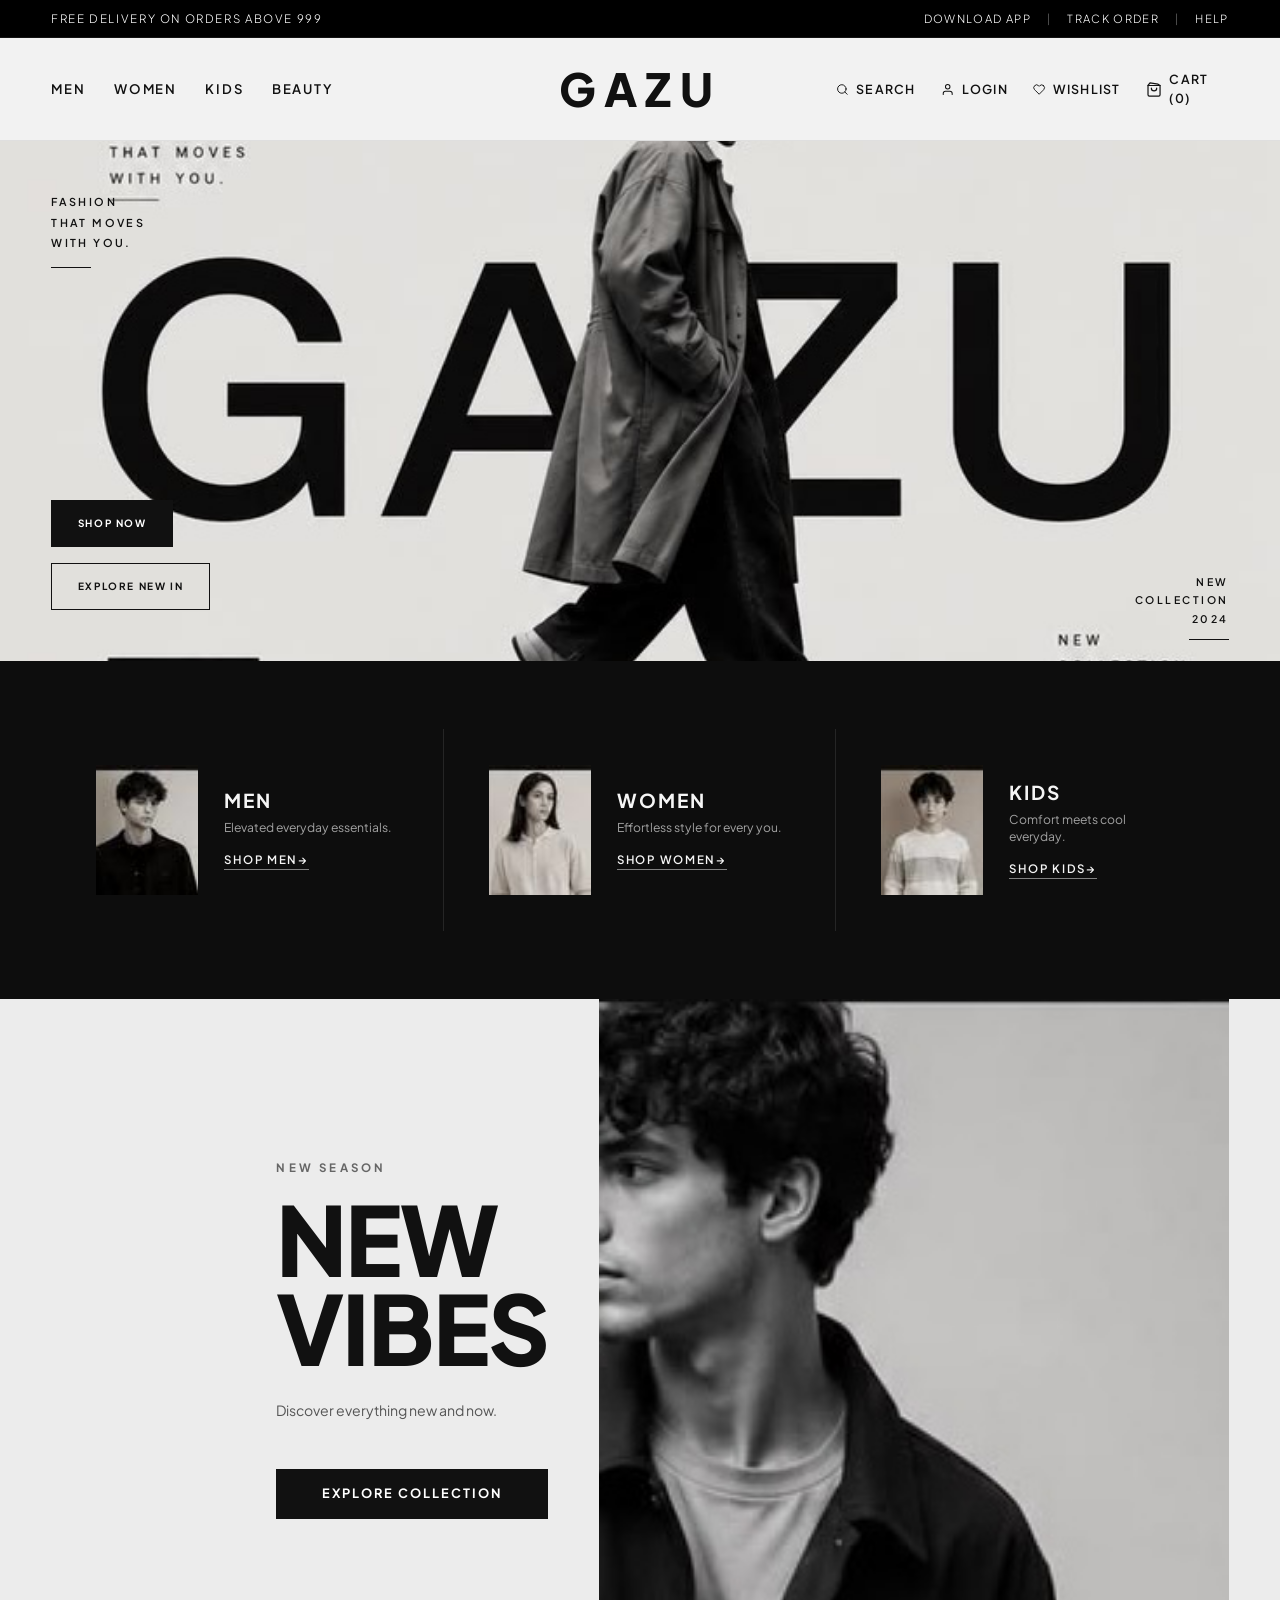
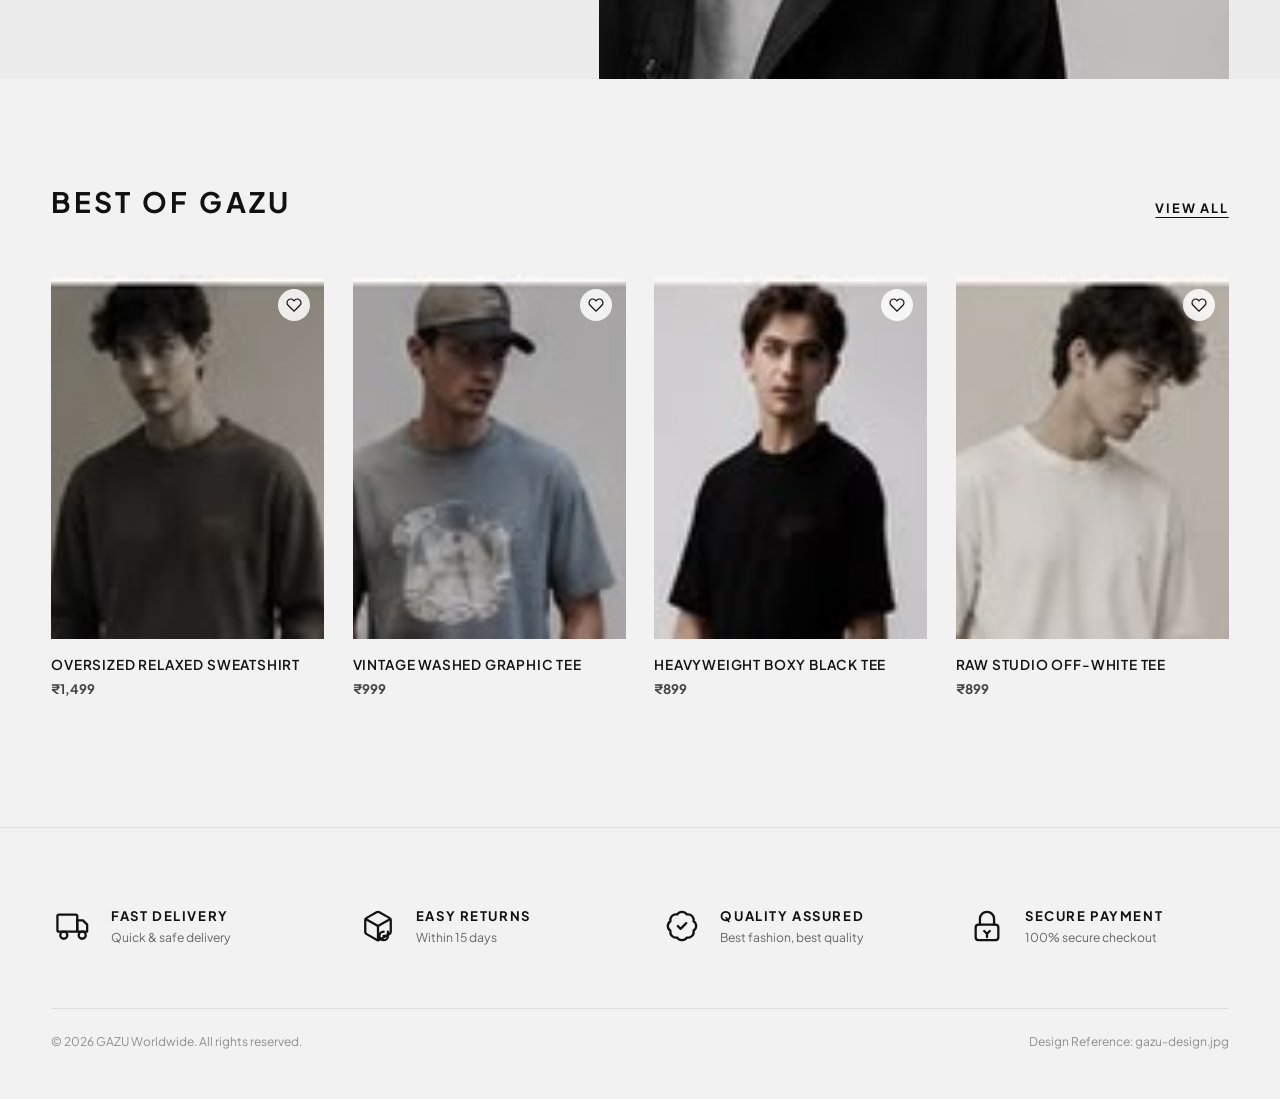
<file: index.html>
<!DOCTYPE html>
<html lang="en">
<head>
  <meta charset="UTF-8">
  <meta name="viewport" content="width=device-width, initial-scale=1.0">
  <title>GAZU &mdash; Minimalist & Contemporary Fashion</title>
  
  <!-- Modern Typography: Plus Jakarta Sans / Inter -->
  <link rel="preconnect" href="https://fonts.googleapis.com">
  <link rel="preconnect" href="https://fonts.gstatic.com" crossorigin>
  <link href="https://fonts.googleapis.com/css2?family=Plus+Jakarta+Sans:wght@300;400;500;600;700;800;900&display=swap" rel="stylesheet">
  
  <!-- GAZU Modern Stylesheet -->
  <link rel="stylesheet" href="assets/css/gazu.css">
</head>
<body>

  <!-- =======================================================================
       1. TOP ANNOUNCEMENT BAR
       ======================================================================= -->
  <div class="top-bar" role="region" aria-label="Announcement">
    <div class="container top-bar__container">
      <div class="top-bar__promo">
        <span>FREE DELIVERY ON ORDERS ABOVE 999</span>
      </div>
      <nav class="top-bar__links" aria-label="Quick links">
        <a href="#app">Download App</a>
        <span class="top-bar__divider">|</span>
        <a href="#track">Track Order</a>
        <span class="top-bar__divider">|</span>
        <a href="#help">Help</a>
      </nav>
    </div>
  </div>

  <!-- =======================================================================
       2. GLOBAL HEADER & PRIMARY NAVIGATION
       ======================================================================= -->
  <header class="site-header" id="site-header">
    <div class="container site-header__container">
      
      <!-- Primary Navigation Links (Left) -->
      <nav class="site-header__nav" aria-label="Primary navigation">
        <a href="#men" class="nav-link">MEN</a>
        <a href="#women" class="nav-link">WOMEN</a>
        <a href="#kids" class="nav-link">KIDS</a>
        <a href="#beauty" class="nav-link">BEAUTY</a>
      </nav>

      <!-- Brand Logo (Center) -->
      <div class="site-header__logo">
        <a href="index.html" class="brand-logo" aria-label="GAZU Home">GAZU</a>
      </div>

      <!-- Utility & Commerce Actions (Right) -->
      <div class="site-header__utilities">
        <a href="#search" class="utility-link" aria-label="Search">
          <svg viewBox="0 0 24 24" fill="none" stroke="currentColor" stroke-linecap="round" stroke-linejoin="round">
            <circle cx="11" cy="11" r="8"></circle>
            <line x1="21" y1="21" x2="16.65" y2="16.65"></line>
          </svg>
          <span>SEARCH</span>
        </a>

        <a href="#login" class="utility-link" aria-label="Account Login">
          <svg viewBox="0 0 24 24" fill="none" stroke="currentColor" stroke-linecap="round" stroke-linejoin="round">
            <path d="M20 21v-2a4 4 0 0 0-4-4H8a4 4 0 0 0-4 4v2"></path>
            <circle cx="12" cy="7" r="4"></circle>
          </svg>
          <span>LOGIN</span>
        </a>

        <a href="#wishlist" class="utility-link" aria-label="Wishlist">
          <svg viewBox="0 0 24 24" fill="none" stroke="currentColor" stroke-linecap="round" stroke-linejoin="round">
            <path d="M20.84 4.61a5.5 5.5 0 0 0-7.78 0L12 5.67l-1.06-1.06a5.5 5.5 0 0 0-7.78 7.78l1.06 1.06L12 21.23l7.78-7.78 1.06-1.06a5.5 5.5 0 0 0 0-7.78z"></path>
          </svg>
          <span>WISHLIST</span>
        </a>

        <a href="#cart" class="utility-link" aria-label="Shopping Cart">
          <svg viewBox="0 0 24 24" fill="none" stroke="currentColor" stroke-linecap="round" stroke-linejoin="round">
            <path d="M6 2L3 6v14a2 2 0 0 0 2 2h14a2 2 0 0 0 2-2V6l-3-2z"></path>
            <line x1="3" y1="6" x2="21" y2="6"></line>
            <path d="M16 10a4 4 0 0 1-8 0"></path>
          </svg>
          <span>CART (0)</span>
        </a>

        <!-- Mobile Menu Toggle Button -->
        <button class="mobile-nav-toggle" id="mobile-toggle" aria-label="Toggle Navigation">
          <svg viewBox="0 0 24 24" fill="none" stroke="currentColor" stroke-width="2">
            <line x1="3" y1="12" x2="21" y2="12"></line>
            <line x1="3" y1="6" x2="21" y2="6"></line>
            <line x1="3" y1="18" x2="21" y2="18"></line>
          </svg>
        </button>
      </div>

    </div>
  </header>

  <!-- =======================================================================
       3. EDITORIAL HERO SECTION
       Background composite image + absolute-positioned text overlays
       ======================================================================= -->
  <main>
    <section class="hero-section" aria-label="Hero Showcase">

      <!-- Left Overlay: Tagline (top-left) + CTA Buttons (bottom-left) -->
      <div class="hero-overlay-left">
        <div class="hero-tagline">
          FASHION<br>
          THAT MOVES<br>
          WITH YOU.
        </div>
        <div class="hero-actions">
          <a href="#shop" class="btn-hero-primary">SHOP NOW</a>
          <a href="#new" class="btn-hero-outline">EXPLORE NEW IN</a>
        </div>
      </div>

      <!-- Right Overlay: "NEW COLLECTION 2024" (bottom-right) -->
      <div class="hero-overlay-right">
        <div class="hero-collection-info">
          NEW<br>
          COLLECTION<br>
          2024
        </div>
      </div>

    </section>

    <!-- =======================================================================
         4. CATEGORIES STRIP (HIGH-CONTRAST DARK SECTION)
         ======================================================================= -->
    <section class="categories-section" aria-label="Featured Categories">
      <div class="container">
        <div class="categories-grid">
          
          <!-- Category 1: MEN -->
          <article class="category-card">
            <div class="category-card__thumb">
              <img src="assets/img/gazu/cat-men-clean.jpg" alt="Men's Collection Preview" loading="lazy">
            </div>
            <div class="category-card__content">
              <h3 class="category-card__title">Men</h3>
              <p class="category-card__desc">Elevated everyday essentials.</p>
              <a href="#men" class="category-card__link">
                <span>Shop Men</span>
                <span aria-hidden="true">&rarr;</span>
              </a>
            </div>
          </article>

          <!-- Category 2: WOMEN -->
          <article class="category-card">
            <div class="category-card__thumb">
              <img src="assets/img/gazu/cat-women-clean.jpg" alt="Women's Collection Preview" loading="lazy">
            </div>
            <div class="category-card__content">
              <h3 class="category-card__title">Women</h3>
              <p class="category-card__desc">Effortless style for every you.</p>
              <a href="#women" class="category-card__link">
                <span>Shop Women</span>
                <span aria-hidden="true">&rarr;</span>
              </a>
            </div>
          </article>

          <!-- Category 3: KIDS -->
          <article class="category-card">
            <div class="category-card__thumb">
              <img src="assets/img/gazu/cat-kids-clean.jpg" alt="Kids Collection Preview" loading="lazy">
            </div>
            <div class="category-card__content">
              <h3 class="category-card__title">Kids</h3>
              <p class="category-card__desc">Comfort meets cool everyday.</p>
              <a href="#kids" class="category-card__link">
                <span>Shop Kids</span>
                <span aria-hidden="true">&rarr;</span>
              </a>
            </div>
          </article>

        </div>
      </div>
    </section>

    <!-- =======================================================================
         5. CAMPAIGN BANNER: NEW SEASON / NEW VIBES
         ======================================================================= -->
    <section class="campaign-section" aria-label="Seasonal Campaign">
      <div class="container campaign-grid">
        
        <!-- Left Column: Typographic Pitch & CTA -->
        <div class="campaign-content">
          <p class="campaign-kicker">New Season</p>
          <h2 class="campaign-headline">New<br>Vibes</h2>
          <p class="campaign-desc">Discover everything new and now.</p>
          <a href="#collection" class="btn-primary">Explore Collection</a>
        </div>

        <!-- Right Column: Editorial Lifestyle Imagery -->
        <div class="campaign-media">
          <img 
            src="assets/img/gazu/campaign-model-clean.jpg" 
            alt="Male Model Wearing Contemporary Black Overshirt" 
            loading="lazy"
          >
        </div>

      </div>
    </section>


    <!-- =======================================================================
         7. CURATED PRODUCT COLLECTION: BEST OF GAZU
         ======================================================================= -->
    <section class="collection-section" aria-label="Best of GAZU Collection">
      <div class="container">
        
        <!-- Header: Title and View All -->
        <div class="collection-header">
          <h2 class="collection-title">Best of GAZU</h2>
          <a href="#all-products" class="collection-all-link">View All</a>
        </div>

        <!-- 4-Column Responsive Grid -->
        <div class="product-grid">
          
          <!-- Product Card 1 -->
          <article class="product-card">
            <div class="product-thumb">
              <img src="assets/img/gazu/prod-1-clean.jpg" alt="Minimalist Charcoal Crewneck" loading="lazy">
              <button class="product-wishlist-btn" aria-label="Add to Wishlist">
                <svg viewBox="0 0 24 24">
                  <path d="M20.84 4.61a5.5 5.5 0 0 0-7.78 0L12 5.67l-1.06-1.06a5.5 5.5 0 0 0-7.78 7.78l1.06 1.06L12 21.23l7.78-7.78 1.06-1.06a5.5 5.5 0 0 0 0-7.78z"></path>
                </svg>
              </button>
            </div>
            <div class="product-info">
              <h3 class="product-name">Oversized Relaxed Sweatshirt</h3>
              <span class="product-price">₹1,499</span>
            </div>
          </article>

          <!-- Product Card 2 -->
          <article class="product-card">
            <div class="product-thumb">
              <img src="assets/img/gazu/prod-2-clean.jpg" alt="Graphic Washed Vintage Tee" loading="lazy">
              <button class="product-wishlist-btn" aria-label="Add to Wishlist">
                <svg viewBox="0 0 24 24">
                  <path d="M20.84 4.61a5.5 5.5 0 0 0-7.78 0L12 5.67l-1.06-1.06a5.5 5.5 0 0 0-7.78 7.78l1.06 1.06L12 21.23l7.78-7.78 1.06-1.06a5.5 5.5 0 0 0 0-7.78z"></path>
                </svg>
              </button>
            </div>
            <div class="product-info">
              <h3 class="product-name">Vintage Washed Graphic Tee</h3>
              <span class="product-price">₹999</span>
            </div>
          </article>

          <!-- Product Card 3 -->
          <article class="product-card">
            <div class="product-thumb">
              <img src="assets/img/gazu/prod-3-clean.jpg" alt="Classic Essential Black Tee" loading="lazy">
              <button class="product-wishlist-btn" aria-label="Add to Wishlist">
                <svg viewBox="0 0 24 24">
                  <path d="M20.84 4.61a5.5 5.5 0 0 0-7.78 0L12 5.67l-1.06-1.06a5.5 5.5 0 0 0-7.78 7.78l1.06 1.06L12 21.23l7.78-7.78 1.06-1.06a5.5 5.5 0 0 0 0-7.78z"></path>
                </svg>
              </button>
            </div>
            <div class="product-info">
              <h3 class="product-name">Heavyweight Boxy Black Tee</h3>
              <span class="product-price">₹899</span>
            </div>
          </article>

          <!-- Product Card 4 -->
          <article class="product-card">
            <div class="product-thumb">
              <img src="assets/img/gazu/prod-4-clean.jpg" alt="Raw Off-White Raw Hem Tee" loading="lazy">
              <button class="product-wishlist-btn" aria-label="Add to Wishlist">
                <svg viewBox="0 0 24 24">
                  <path d="M20.84 4.61a5.5 5.5 0 0 0-7.78 0L12 5.67l-1.06-1.06a5.5 5.5 0 0 0-7.78 7.78l1.06 1.06L12 21.23l7.78-7.78 1.06-1.06a5.5 5.5 0 0 0 0-7.78z"></path>
                </svg>
              </button>
            </div>
            <div class="product-info">
              <h3 class="product-name">Raw Studio Off-White Tee</h3>
              <span class="product-price">₹899</span>
            </div>
          </article>

        </div>
      </div>
    </section>
  </main>

  <!-- =======================================================================
       8. SITE FOOTER
       4 Service Guarantees (Horizontal Icons Strip with Descriptions)
       ======================================================================= -->
  <footer class="site-footer" id="site-footer" role="contentinfo">
    <div class="container">
      
      <!-- 4 Ikon Layanan Sejajar Horizontal -->
      <div class="features-grid">
        
        <!-- Feature 1: Fast Delivery -->
        <div class="feature-item">
          <div class="feature-icon" aria-hidden="true">
            <svg viewBox="0 0 24 24" fill="none" stroke="currentColor" stroke-width="1.6" stroke-linecap="round" stroke-linejoin="round">
              <rect x="1" y="4" width="14" height="12" rx="1"></rect>
              <path d="M15 8h4l3 3v5h-7V8z"></path>
              <circle cx="5.5" cy="18.5" r="2.5"></circle>
              <circle cx="18.5" cy="18.5" r="2.5"></circle>
            </svg>
          </div>
          <div class="feature-text">
            <h4 class="feature-title">FAST DELIVERY</h4>
            <p class="feature-desc">Quick &amp; safe delivery</p>
          </div>
        </div>

        <!-- Feature 2: Easy Returns -->
        <div class="feature-item">
          <div class="feature-icon" aria-hidden="true">
            <svg viewBox="0 0 24 24" fill="none" stroke="currentColor" stroke-width="1.6" stroke-linecap="round" stroke-linejoin="round">
              <path d="M21 8a2 2 0 0 0-1-1.73l-7-4a2 2 0 0 0-2 0l-7 4A2 2 0 0 0 3 8v8a2 2 0 0 0 1 1.73l7 4a2 2 0 0 0 2 0l7-4A2 2 0 0 0 21 16z"></path>
              <polyline points="3.29 7 12 12 20.71 7"></polyline>
              <line x1="12" y1="22.08" x2="12" y2="12"></line>
              <path d="M16 16a3 3 0 1 0 3 3"></path>
              <polyline points="19 16 19 19 16 19"></polyline>
            </svg>
          </div>
          <div class="feature-text">
            <h4 class="feature-title">EASY RETURNS</h4>
            <p class="feature-desc">Within 15 days</p>
          </div>
        </div>

        <!-- Feature 3: Quality Assured -->
        <div class="feature-item">
          <div class="feature-icon" aria-hidden="true">
            <svg viewBox="0 0 24 24" fill="none" stroke="currentColor" stroke-width="1.6" stroke-linecap="round" stroke-linejoin="round">
              <path d="M3.85 8.62a4 4 0 0 1 4.78-4.77 4 4 0 0 1 6.74 0 4 4 0 0 1 4.78 4.78 4 4 0 0 1 0 6.74 4 4 0 0 1-4.77 4.78 4 4 0 0 1-6.75 0 4 4 0 0 1-4.78-4.77 4 4 0 0 1 0-6.76z"></path>
              <polyline points="9 12 11 14 15 10"></polyline>
            </svg>
          </div>
          <div class="feature-text">
            <h4 class="feature-title">QUALITY ASSURED</h4>
            <p class="feature-desc">Best fashion, best quality</p>
          </div>
        </div>

        <!-- Feature 4: Secure Payment -->
        <div class="feature-item">
          <div class="feature-icon" aria-hidden="true">
            <svg viewBox="0 0 24 24" fill="none" stroke="currentColor" stroke-width="1.6" stroke-linecap="round" stroke-linejoin="round">
              <rect x="4" y="11" width="16" height="11" rx="2" ry="2"></rect>
              <path d="M7 11V7a5 5 0 0 1 10 0v4"></path>
              <path d="M10 15.5l2 2 2-2"></path>
              <path d="M12 17.5v2.5"></path>
            </svg>
          </div>
          <div class="feature-text">
            <h4 class="feature-title">SECURE PAYMENT</h4>
            <p class="feature-desc">100% secure checkout</p>
          </div>
        </div>

      </div>

      <!-- Footer Bottom Bar -->
      <div class="footer-bottom">
        <p>&copy; 2026 GAZU Worldwide. All rights reserved.</p>
        <p>Design Reference: gazu-design.jpg</p>
      </div>
    </div>
  </footer>

  <!-- Interactive Script for Smooth Experience -->
  <script src="assets/js/gazu.js"></script>
</body>
</html>
</file>
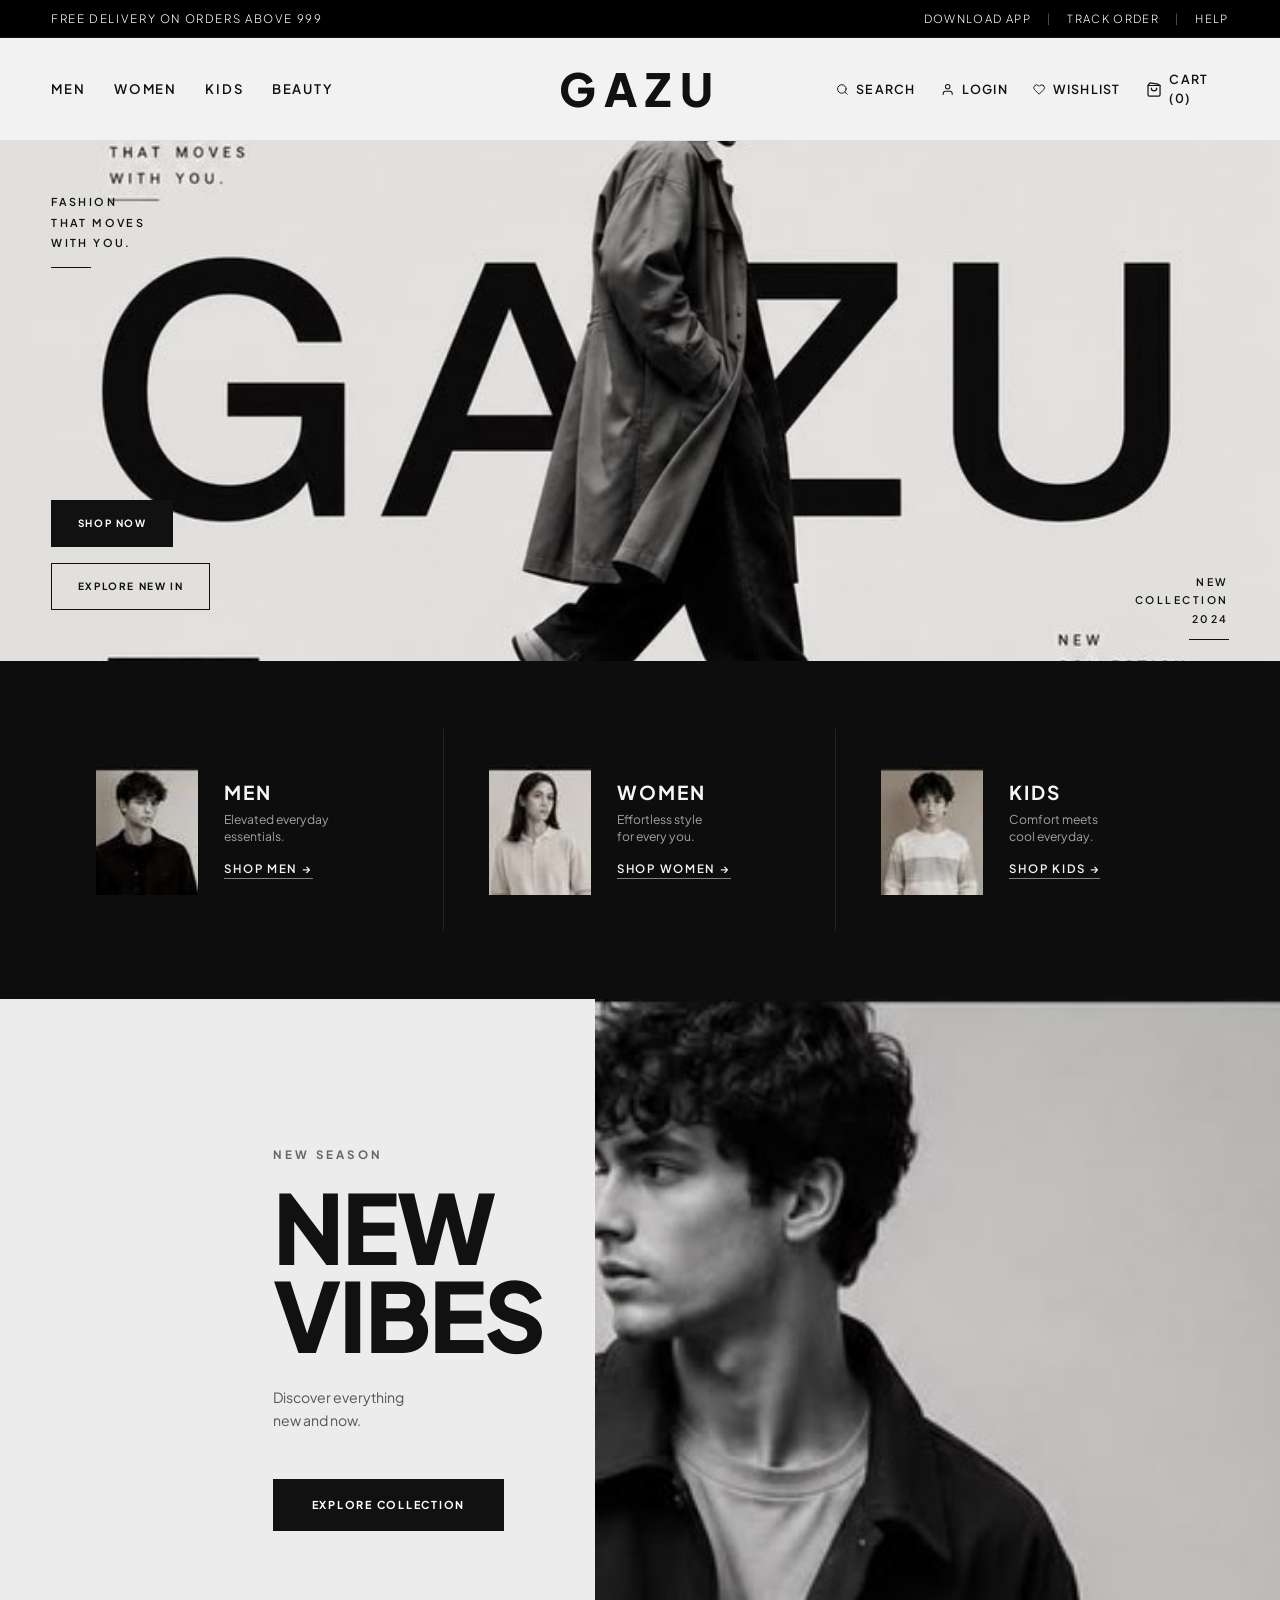
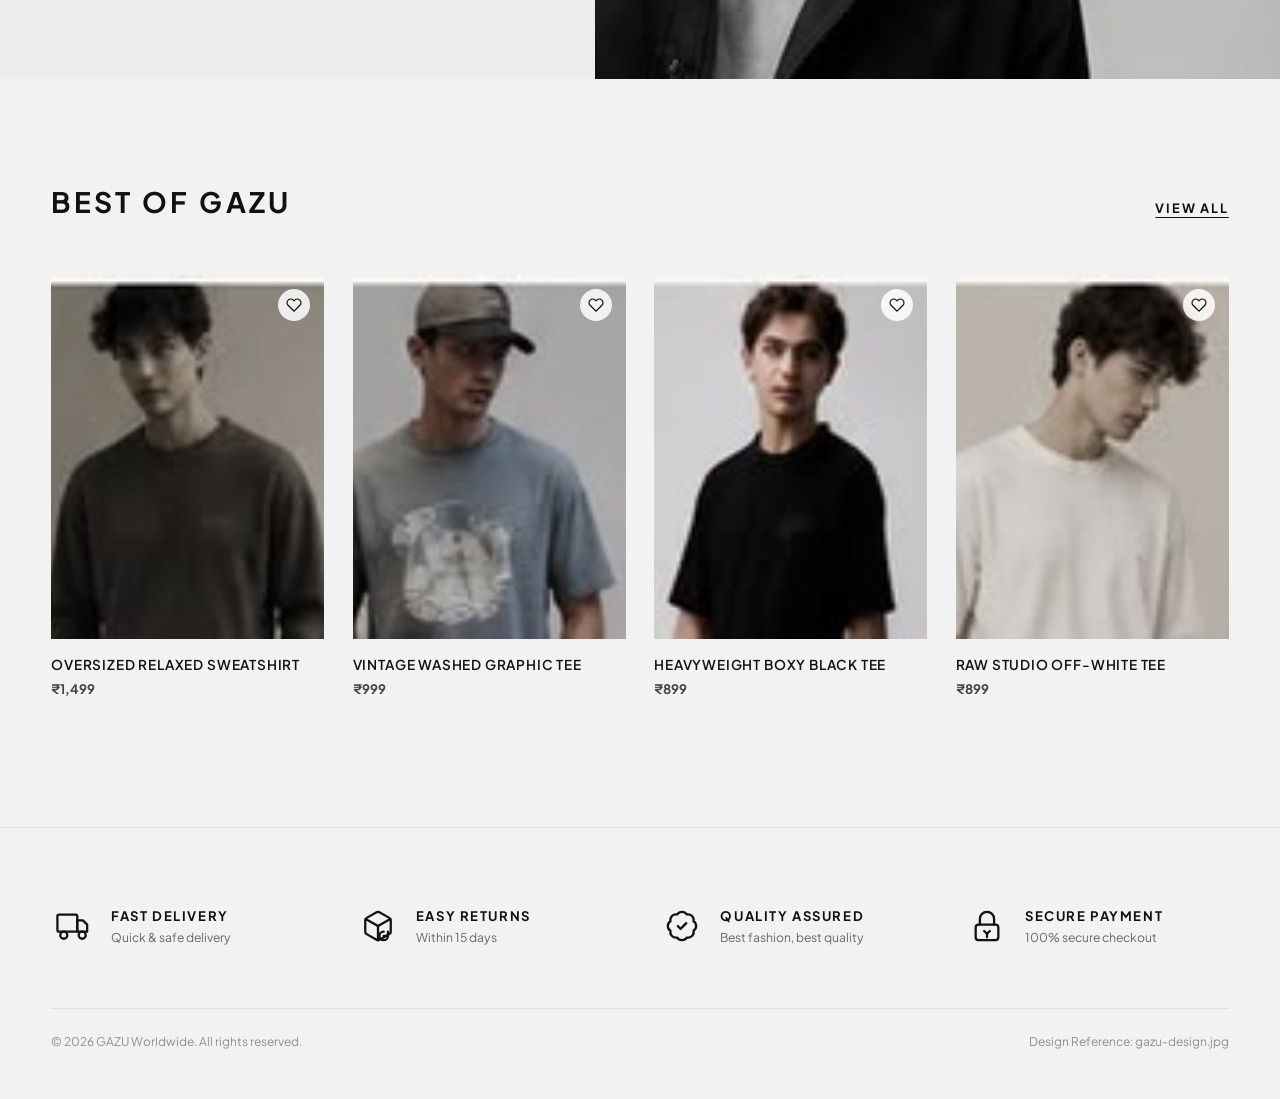
<file: gazu.html>
<!DOCTYPE html>
<html lang="en">
<head>
  <meta charset="UTF-8">
  <meta name="viewport" content="width=device-width, initial-scale=1.0">
  <title>GAZU &mdash; Minimalist & Contemporary Fashion</title>
  
  <!-- Modern Typography: Plus Jakarta Sans / Inter -->
  <link rel="preconnect" href="https://fonts.googleapis.com">
  <link rel="preconnect" href="https://fonts.gstatic.com" crossorigin>
  <link href="https://fonts.googleapis.com/css2?family=Plus+Jakarta+Sans:wght@300;400;500;600;700;800;900&display=swap" rel="stylesheet">
  
  <!-- GAZU Modern Stylesheet -->
  <link rel="stylesheet" href="assets/css/gazu.css">
</head>
<body>

  <!-- =======================================================================
       1. TOP ANNOUNCEMENT BAR
       ======================================================================= -->
  <div class="top-bar" role="region" aria-label="Announcement">
    <div class="container top-bar__container">
      <div class="top-bar__promo">
        <span>FREE DELIVERY ON ORDERS ABOVE 999</span>
      </div>
      <nav class="top-bar__links" aria-label="Quick links">
        <a href="#app">Download App</a>
        <span class="top-bar__divider">|</span>
        <a href="#track">Track Order</a>
        <span class="top-bar__divider">|</span>
        <a href="#help">Help</a>
      </nav>
    </div>
  </div>

  <!-- =======================================================================
       2. GLOBAL HEADER & PRIMARY NAVIGATION
       ======================================================================= -->
  <header class="site-header" id="site-header">
    <div class="container site-header__container">
      
      <!-- Primary Navigation Links (Left) -->
      <nav class="site-header__nav" aria-label="Primary navigation">
        <a href="#men" class="nav-link">MEN</a>
        <a href="#women" class="nav-link">WOMEN</a>
        <a href="#kids" class="nav-link">KIDS</a>
        <a href="#beauty" class="nav-link">BEAUTY</a>
      </nav>

      <!-- Brand Logo (Center) -->
      <div class="site-header__logo">
        <a href="index.html" class="brand-logo" aria-label="GAZU Home">GAZU</a>
      </div>

      <!-- Utility & Commerce Actions (Right) -->
      <div class="site-header__utilities">
        <a href="#search" class="utility-link" aria-label="Search">
          <svg viewBox="0 0 24 24" fill="none" stroke="currentColor" stroke-linecap="round" stroke-linejoin="round">
            <circle cx="11" cy="11" r="8"></circle>
            <line x1="21" y1="21" x2="16.65" y2="16.65"></line>
          </svg>
          <span>SEARCH</span>
        </a>

        <a href="#login" class="utility-link" aria-label="Account Login">
          <svg viewBox="0 0 24 24" fill="none" stroke="currentColor" stroke-linecap="round" stroke-linejoin="round">
            <path d="M20 21v-2a4 4 0 0 0-4-4H8a4 4 0 0 0-4 4v2"></path>
            <circle cx="12" cy="7" r="4"></circle>
          </svg>
          <span>LOGIN</span>
        </a>

        <a href="#wishlist" class="utility-link" aria-label="Wishlist">
          <svg viewBox="0 0 24 24" fill="none" stroke="currentColor" stroke-linecap="round" stroke-linejoin="round">
            <path d="M20.84 4.61a5.5 5.5 0 0 0-7.78 0L12 5.67l-1.06-1.06a5.5 5.5 0 0 0-7.78 7.78l1.06 1.06L12 21.23l7.78-7.78 1.06-1.06a5.5 5.5 0 0 0 0-7.78z"></path>
          </svg>
          <span>WISHLIST</span>
        </a>

        <a href="#cart" class="utility-link" aria-label="Shopping Cart">
          <svg viewBox="0 0 24 24" fill="none" stroke="currentColor" stroke-linecap="round" stroke-linejoin="round">
            <path d="M6 2L3 6v14a2 2 0 0 0 2 2h14a2 2 0 0 0 2-2V6l-3-2z"></path>
            <line x1="3" y1="6" x2="21" y2="6"></line>
            <path d="M16 10a4 4 0 0 1-8 0"></path>
          </svg>
          <span>CART (0)</span>
        </a>

        <!-- Mobile Menu Toggle Button -->
        <button class="mobile-nav-toggle" id="mobile-toggle" aria-label="Toggle Navigation">
          <svg viewBox="0 0 24 24" fill="none" stroke="currentColor" stroke-width="2">
            <line x1="3" y1="12" x2="21" y2="12"></line>
            <line x1="3" y1="6" x2="21" y2="6"></line>
            <line x1="3" y1="18" x2="21" y2="18"></line>
          </svg>
        </button>
      </div>

    </div>
  </header>

  <!-- =======================================================================
       3. EDITORIAL HERO SECTION
       Background composite image + absolute-positioned text overlays
       ======================================================================= -->
  <main>
    <section class="hero-section" aria-label="Hero Showcase">

      <!-- Left Overlay: Tagline (top-left) + CTA Buttons (bottom-left) -->
      <div class="hero-overlay-left">
        <div class="hero-tagline">
          FASHION<br>
          THAT MOVES<br>
          WITH YOU.
        </div>
        <div class="hero-actions">
          <a href="#shop" class="btn-hero-primary">SHOP NOW</a>
          <a href="#new" class="btn-hero-outline">EXPLORE NEW IN</a>
        </div>
      </div>

      <!-- Right Overlay: "NEW COLLECTION 2024" (bottom-right) -->
      <div class="hero-overlay-right">
        <div class="hero-collection-info">
          NEW<br>
          COLLECTION<br>
          2024
        </div>
      </div>

    </section>

    <!-- =======================================================================
         4. CATEGORIES STRIP (HIGH-CONTRAST DARK SECTION)
         ======================================================================= -->
    <section class="categories-section" aria-label="Featured Categories">
      <div class="container">
        <div class="categories-grid">
          
          <!-- Category 1: MEN -->
          <article class="category-card">
            <div class="category-card__thumb">
              <img src="assets/img/gazu/cat-men-clean.jpg" alt="Men's Collection Preview" loading="lazy">
            </div>
            <div class="category-card__content">
              <h3 class="category-card__title">MEN</h3>
              <p class="category-card__desc">Elevated everyday<br>essentials.</p>
              <a href="#men" class="category-card__link">
                <span>SHOP MEN</span>
                <span aria-hidden="true">&nbsp;&rarr;</span>
              </a>
            </div>
          </article>

          <!-- Category 2: WOMEN -->
          <article class="category-card">
            <div class="category-card__thumb">
              <img src="assets/img/gazu/cat-women-clean.jpg" alt="Women's Collection Preview" loading="lazy">
            </div>
            <div class="category-card__content">
              <h3 class="category-card__title">WOMEN</h3>
              <p class="category-card__desc">Effortless style<br>for every you.</p>
              <a href="#women" class="category-card__link">
                <span>SHOP WOMEN</span>
                <span aria-hidden="true">&nbsp;&rarr;</span>
              </a>
            </div>
          </article>

          <!-- Category 3: KIDS -->
          <article class="category-card">
            <div class="category-card__thumb">
              <img src="assets/img/gazu/cat-kids-clean.jpg" alt="Kids Collection Preview" loading="lazy">
            </div>
            <div class="category-card__content">
              <h3 class="category-card__title">KIDS</h3>
              <p class="category-card__desc">Comfort meets<br>cool everyday.</p>
              <a href="#kids" class="category-card__link">
                <span>SHOP KIDS</span>
                <span aria-hidden="true">&nbsp;&rarr;</span>
              </a>
            </div>
          </article>

        </div>
      </div>
    </section>

    <!-- =======================================================================
         5. CAMPAIGN BANNER: NEW SEASON / NEW VIBES
         ======================================================================= -->
    <section class="campaign-section" aria-label="Seasonal Campaign">
      <div class="campaign-grid">

        <!-- Left Column: Typographic Pitch & CTA -->
        <div class="campaign-content">
          <p class="campaign-kicker">NEW SEASON</p>
          <h2 class="campaign-headline">NEW<br>VIBES</h2>
          <p class="campaign-desc">Discover everything<br>new and now.</p>
          <a href="#collection" class="btn-campaign">EXPLORE COLLECTION</a>
        </div>

        <!-- Right Column: Full-bleed Editorial Model Photo -->
        <div class="campaign-media" aria-hidden="true">
          <img
            src="assets/img/gazu/campaign-model-clean.jpg"
            alt="Male model in contemporary black overshirt, candid side profile"
            loading="lazy"
          >
        </div>

      </div>
    </section>


    <!-- =======================================================================
         7. CURATED PRODUCT COLLECTION: BEST OF GAZU
         ======================================================================= -->
    <section class="collection-section" aria-label="Best of GAZU Collection">
      <div class="container">
        
        <!-- Header: Title and View All -->
        <div class="collection-header">
          <h2 class="collection-title">Best of GAZU</h2>
          <a href="#all-products" class="collection-all-link">View All</a>
        </div>

        <!-- 4-Column Responsive Grid -->
        <div class="product-grid">
          
          <!-- Product Card 1 -->
          <article class="product-card">
            <div class="product-thumb">
              <img src="assets/img/gazu/prod-1-clean.jpg" alt="Minimalist Charcoal Crewneck" loading="lazy">
              <button class="product-wishlist-btn" aria-label="Add to Wishlist">
                <svg viewBox="0 0 24 24">
                  <path d="M20.84 4.61a5.5 5.5 0 0 0-7.78 0L12 5.67l-1.06-1.06a5.5 5.5 0 0 0-7.78 7.78l1.06 1.06L12 21.23l7.78-7.78 1.06-1.06a5.5 5.5 0 0 0 0-7.78z"></path>
                </svg>
              </button>
            </div>
            <div class="product-info">
              <h3 class="product-name">Oversized Relaxed Sweatshirt</h3>
              <span class="product-price">₹1,499</span>
            </div>
          </article>

          <!-- Product Card 2 -->
          <article class="product-card">
            <div class="product-thumb">
              <img src="assets/img/gazu/prod-2-clean.jpg" alt="Graphic Washed Vintage Tee" loading="lazy">
              <button class="product-wishlist-btn" aria-label="Add to Wishlist">
                <svg viewBox="0 0 24 24">
                  <path d="M20.84 4.61a5.5 5.5 0 0 0-7.78 0L12 5.67l-1.06-1.06a5.5 5.5 0 0 0-7.78 7.78l1.06 1.06L12 21.23l7.78-7.78 1.06-1.06a5.5 5.5 0 0 0 0-7.78z"></path>
                </svg>
              </button>
            </div>
            <div class="product-info">
              <h3 class="product-name">Vintage Washed Graphic Tee</h3>
              <span class="product-price">₹999</span>
            </div>
          </article>

          <!-- Product Card 3 -->
          <article class="product-card">
            <div class="product-thumb">
              <img src="assets/img/gazu/prod-3-clean.jpg" alt="Classic Essential Black Tee" loading="lazy">
              <button class="product-wishlist-btn" aria-label="Add to Wishlist">
                <svg viewBox="0 0 24 24">
                  <path d="M20.84 4.61a5.5 5.5 0 0 0-7.78 0L12 5.67l-1.06-1.06a5.5 5.5 0 0 0-7.78 7.78l1.06 1.06L12 21.23l7.78-7.78 1.06-1.06a5.5 5.5 0 0 0 0-7.78z"></path>
                </svg>
              </button>
            </div>
            <div class="product-info">
              <h3 class="product-name">Heavyweight Boxy Black Tee</h3>
              <span class="product-price">₹899</span>
            </div>
          </article>

          <!-- Product Card 4 -->
          <article class="product-card">
            <div class="product-thumb">
              <img src="assets/img/gazu/prod-4-clean.jpg" alt="Raw Off-White Raw Hem Tee" loading="lazy">
              <button class="product-wishlist-btn" aria-label="Add to Wishlist">
                <svg viewBox="0 0 24 24">
                  <path d="M20.84 4.61a5.5 5.5 0 0 0-7.78 0L12 5.67l-1.06-1.06a5.5 5.5 0 0 0-7.78 7.78l1.06 1.06L12 21.23l7.78-7.78 1.06-1.06a5.5 5.5 0 0 0 0-7.78z"></path>
                </svg>
              </button>
            </div>
            <div class="product-info">
              <h3 class="product-name">Raw Studio Off-White Tee</h3>
              <span class="product-price">₹899</span>
            </div>
          </article>

        </div>
      </div>
    </section>
  </main>

  <!-- =======================================================================
       8. SITE FOOTER
       4 Service Guarantees (Horizontal Icons Strip with Descriptions)
       ======================================================================= -->
  <footer class="site-footer" id="site-footer" role="contentinfo">
    <div class="container">
      
      <!-- 4 Ikon Layanan Sejajar Horizontal -->
      <div class="features-grid">
        
        <!-- Feature 1: Fast Delivery -->
        <div class="feature-item">
          <div class="feature-icon" aria-hidden="true">
            <svg viewBox="0 0 24 24" fill="none" stroke="currentColor" stroke-width="1.6" stroke-linecap="round" stroke-linejoin="round">
              <rect x="1" y="4" width="14" height="12" rx="1"></rect>
              <path d="M15 8h4l3 3v5h-7V8z"></path>
              <circle cx="5.5" cy="18.5" r="2.5"></circle>
              <circle cx="18.5" cy="18.5" r="2.5"></circle>
            </svg>
          </div>
          <div class="feature-text">
            <h4 class="feature-title">FAST DELIVERY</h4>
            <p class="feature-desc">Quick &amp; safe delivery</p>
          </div>
        </div>

        <!-- Feature 2: Easy Returns -->
        <div class="feature-item">
          <div class="feature-icon" aria-hidden="true">
            <svg viewBox="0 0 24 24" fill="none" stroke="currentColor" stroke-width="1.6" stroke-linecap="round" stroke-linejoin="round">
              <path d="M21 8a2 2 0 0 0-1-1.73l-7-4a2 2 0 0 0-2 0l-7 4A2 2 0 0 0 3 8v8a2 2 0 0 0 1 1.73l7 4a2 2 0 0 0 2 0l7-4A2 2 0 0 0 21 16z"></path>
              <polyline points="3.29 7 12 12 20.71 7"></polyline>
              <line x1="12" y1="22.08" x2="12" y2="12"></line>
              <path d="M16 16a3 3 0 1 0 3 3"></path>
              <polyline points="19 16 19 19 16 19"></polyline>
            </svg>
          </div>
          <div class="feature-text">
            <h4 class="feature-title">EASY RETURNS</h4>
            <p class="feature-desc">Within 15 days</p>
          </div>
        </div>

        <!-- Feature 3: Quality Assured -->
        <div class="feature-item">
          <div class="feature-icon" aria-hidden="true">
            <svg viewBox="0 0 24 24" fill="none" stroke="currentColor" stroke-width="1.6" stroke-linecap="round" stroke-linejoin="round">
              <path d="M3.85 8.62a4 4 0 0 1 4.78-4.77 4 4 0 0 1 6.74 0 4 4 0 0 1 4.78 4.78 4 4 0 0 1 0 6.74 4 4 0 0 1-4.77 4.78 4 4 0 0 1-6.75 0 4 4 0 0 1-4.78-4.77 4 4 0 0 1 0-6.76z"></path>
              <polyline points="9 12 11 14 15 10"></polyline>
            </svg>
          </div>
          <div class="feature-text">
            <h4 class="feature-title">QUALITY ASSURED</h4>
            <p class="feature-desc">Best fashion, best quality</p>
          </div>
        </div>

        <!-- Feature 4: Secure Payment -->
        <div class="feature-item">
          <div class="feature-icon" aria-hidden="true">
            <svg viewBox="0 0 24 24" fill="none" stroke="currentColor" stroke-width="1.6" stroke-linecap="round" stroke-linejoin="round">
              <rect x="4" y="11" width="16" height="11" rx="2" ry="2"></rect>
              <path d="M7 11V7a5 5 0 0 1 10 0v4"></path>
              <path d="M10 15.5l2 2 2-2"></path>
              <path d="M12 17.5v2.5"></path>
            </svg>
          </div>
          <div class="feature-text">
            <h4 class="feature-title">SECURE PAYMENT</h4>
            <p class="feature-desc">100% secure checkout</p>
          </div>
        </div>

      </div>

      <!-- Footer Bottom Bar -->
      <div class="footer-bottom">
        <p>&copy; 2026 GAZU Worldwide. All rights reserved.</p>
        <p>Design Reference: gazu-design.jpg</p>
      </div>
    </div>
  </footer>

  <!-- Interactive Script for Smooth Experience -->
  <script src="assets/js/gazu.js"></script>
</body>
</html>
</file>
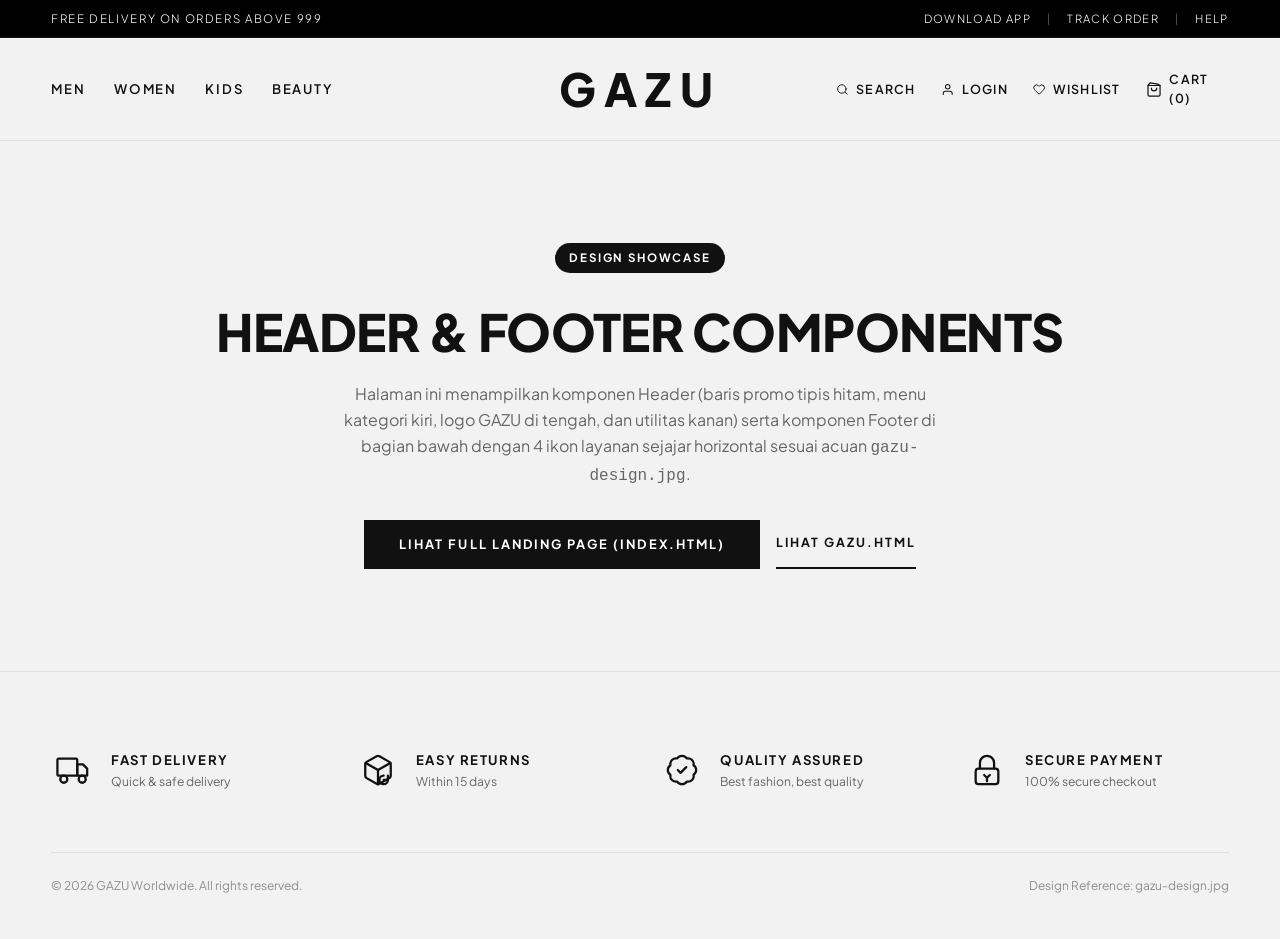
<file: header-footer.html>
<!DOCTYPE html>
<html lang="en">
<head>
  <meta charset="UTF-8">
  <meta name="viewport" content="width=device-width, initial-scale=1.0">
  <title>GAZU &mdash; Komponen Header &amp; Footer</title>
  
  <!-- Modern Typography: Plus Jakarta Sans / Inter -->
  <link rel="preconnect" href="https://fonts.googleapis.com">
  <link rel="preconnect" href="https://fonts.gstatic.com" crossorigin>
  <link href="https://fonts.googleapis.com/css2?family=Plus+Jakarta+Sans:wght@300;400;500;600;700;800;900&display=swap" rel="stylesheet">
  
  <!-- GAZU Modern Stylesheet -->
  <link rel="stylesheet" href="assets/css/gazu.css">
  <style>
    /* Demo content canvas for showcasing Header and Footer components */
    .demo-canvas {
      padding: clamp(60px, 8vw, 120px) 0;
      text-align: center;
      background-color: var(--bg-primary);
    }
    .demo-canvas__badge {
      display: inline-block;
      font-size: 0.72rem;
      letter-spacing: 0.16em;
      text-transform: uppercase;
      font-weight: 700;
      padding: 6px 14px;
      background: #111111;
      color: #FFFFFF;
      border-radius: 999px;
      margin-bottom: 20px;
    }
    .demo-canvas__title {
      font-size: clamp(2rem, 4vw, 3.2rem);
      font-weight: 900;
      letter-spacing: -0.01em;
      text-transform: uppercase;
      margin-bottom: 12px;
    }
    .demo-canvas__desc {
      font-size: 1rem;
      color: #666666;
      max-width: 600px;
      margin: 0 auto 30px;
      line-height: 1.6;
    }
    .demo-canvas__actions {
      display: flex;
      justify-content: center;
      gap: 16px;
      flex-wrap: wrap;
    }
  </style>
</head>
<body>

  <!-- =======================================================================
       1. TOP PROMO BAR (BARIS PALING ATAS)
       Teks promo tipis 'FREE DELIVERY ON ORDERS ABOVE 999' dengan latar belakang hitam dan teks putih
       ======================================================================= -->
  <div class="top-bar" role="region" aria-label="Announcement">
    <div class="container top-bar__container">
      <div class="top-bar__promo">
        <span>FREE DELIVERY ON ORDERS ABOVE 999</span>
      </div>
      <nav class="top-bar__links" aria-label="Quick links">
        <a href="#app">Download App</a>
        <span class="top-bar__divider">|</span>
        <a href="#track">Track Order</a>
        <span class="top-bar__divider">|</span>
        <a href="#help">Help</a>
      </nav>
    </div>
  </div>

  <!-- =======================================================================
       2. MENU NAVIGASI ATAS & LOGO GAZU
       - Kategori di sisi kiri ('MEN', 'WOMEN', 'KIDS', 'BEAUTY')
       - Logo teks besar 'GAZU' di tengah-tengah dengan font tegas dan tebal
       - Utilitas di sisi kanan ('SEARCH', 'LOGIN', 'WISHLIST', 'CART (0)')
       ======================================================================= -->
  <header class="site-header" id="site-header">
    <div class="container site-header__container">
      
      <!-- Kategori di sisi kiri -->
      <nav class="site-header__nav" aria-label="Primary navigation">
        <a href="#men" class="nav-link">MEN</a>
        <a href="#women" class="nav-link">WOMEN</a>
        <a href="#kids" class="nav-link">KIDS</a>
        <a href="#beauty" class="nav-link">BEAUTY</a>
      </nav>

      <!-- Logo teks besar 'GAZU' di tengah-tengah -->
      <div class="site-header__logo">
        <a href="index.html" class="brand-logo" aria-label="GAZU Home">GAZU</a>
      </div>

      <!-- Utilitas di sisi kanan -->
      <div class="site-header__utilities">
        <a href="#search" class="utility-link" aria-label="Search">
          <svg viewBox="0 0 24 24" fill="none" stroke="currentColor" stroke-linecap="round" stroke-linejoin="round">
            <circle cx="11" cy="11" r="8"></circle>
            <line x1="21" y1="21" x2="16.65" y2="16.65"></line>
          </svg>
          <span>SEARCH</span>
        </a>

        <a href="#login" class="utility-link" aria-label="Account Login">
          <svg viewBox="0 0 24 24" fill="none" stroke="currentColor" stroke-linecap="round" stroke-linejoin="round">
            <path d="M20 21v-2a4 4 0 0 0-4-4H8a4 4 0 0 0-4 4v2"></path>
            <circle cx="12" cy="7" r="4"></circle>
          </svg>
          <span>LOGIN</span>
        </a>

        <a href="#wishlist" class="utility-link" aria-label="Wishlist">
          <svg viewBox="0 0 24 24" fill="none" stroke="currentColor" stroke-linecap="round" stroke-linejoin="round">
            <path d="M20.84 4.61a5.5 5.5 0 0 0-7.78 0L12 5.67l-1.06-1.06a5.5 5.5 0 0 0-7.78 7.78l1.06 1.06L12 21.23l7.78-7.78 1.06-1.06a5.5 5.5 0 0 0 0-7.78z"></path>
          </svg>
          <span>WISHLIST</span>
        </a>

        <a href="#cart" class="utility-link" aria-label="Shopping Cart">
          <svg viewBox="0 0 24 24" fill="none" stroke="currentColor" stroke-linecap="round" stroke-linejoin="round">
            <path d="M6 2L3 6v14a2 2 0 0 0 2 2h14a2 2 0 0 0 2-2V6l-3-2z"></path>
            <line x1="3" y1="6" x2="21" y2="6"></line>
            <path d="M16 10a4 4 0 0 1-8 0"></path>
          </svg>
          <span>CART (0)</span>
        </a>

        <!-- Mobile Menu Toggle Button -->
        <button class="mobile-nav-toggle" id="mobile-toggle" aria-label="Toggle Navigation">
          <svg viewBox="0 0 24 24" fill="none" stroke="currentColor" stroke-width="2">
            <line x1="3" y1="12" x2="21" y2="12"></line>
            <line x1="3" y1="6" x2="21" y2="6"></line>
            <line x1="3" y1="18" x2="21" y2="18"></line>
          </svg>
        </button>
      </div>

    </div>
  </header>

  <!-- =======================================================================
       MAIN CONTENT DEMO CANVAS
       ======================================================================= -->
  <main class="demo-canvas">
    <div class="container">
      <span class="demo-canvas__badge">Design Showcase</span>
      <h1 class="demo-canvas__title">Header &amp; Footer Components</h1>
      <p class="demo-canvas__desc">
        Halaman ini menampilkan komponen Header (baris promo tipis hitam, menu kategori kiri, logo GAZU di tengah, dan utilitas kanan) serta komponen Footer di bagian bawah dengan 4 ikon layanan sejajar horizontal sesuai acuan <code>gazu-design.jpg</code>.
      </p>
      <div class="demo-canvas__actions">
        <a href="index.html" class="btn-primary">Lihat Full Landing Page (index.html)</a>
        <a href="gazu.html" class="btn-link">Lihat gazu.html</a>
      </div>
    </div>
  </main>

  <!-- =======================================================================
       3. FOOTER DI BAGIAN BAWAH
       4 Ikon Layanan Sejajar Horizontal:
       - Fast Delivery
       - Easy Returns
       - Quality Assured
       - Secure Payment
       Lengkap dengan teks deskripsi singkat di bawah masing-masing ikon.
       ======================================================================= -->
  <footer class="site-footer" id="site-footer" role="contentinfo">
    <div class="container">
      
      <!-- 4 Ikon Layanan Sejajar Horizontal -->
      <div class="features-grid">
        
        <!-- Feature 1: Fast Delivery -->
        <div class="feature-item">
          <div class="feature-icon" aria-hidden="true">
            <svg viewBox="0 0 24 24" fill="none" stroke="currentColor" stroke-width="1.6" stroke-linecap="round" stroke-linejoin="round">
              <rect x="1" y="4" width="14" height="12" rx="1"></rect>
              <path d="M15 8h4l3 3v5h-7V8z"></path>
              <circle cx="5.5" cy="18.5" r="2.5"></circle>
              <circle cx="18.5" cy="18.5" r="2.5"></circle>
            </svg>
          </div>
          <div class="feature-text">
            <h4 class="feature-title">FAST DELIVERY</h4>
            <p class="feature-desc">Quick &amp; safe delivery</p>
          </div>
        </div>

        <!-- Feature 2: Easy Returns -->
        <div class="feature-item">
          <div class="feature-icon" aria-hidden="true">
            <svg viewBox="0 0 24 24" fill="none" stroke="currentColor" stroke-width="1.6" stroke-linecap="round" stroke-linejoin="round">
              <path d="M21 8a2 2 0 0 0-1-1.73l-7-4a2 2 0 0 0-2 0l-7 4A2 2 0 0 0 3 8v8a2 2 0 0 0 1 1.73l7 4a2 2 0 0 0 2 0l7-4A2 2 0 0 0 21 16z"></path>
              <polyline points="3.29 7 12 12 20.71 7"></polyline>
              <line x1="12" y1="22.08" x2="12" y2="12"></line>
              <path d="M16 16a3 3 0 1 0 3 3"></path>
              <polyline points="19 16 19 19 16 19"></polyline>
            </svg>
          </div>
          <div class="feature-text">
            <h4 class="feature-title">EASY RETURNS</h4>
            <p class="feature-desc">Within 15 days</p>
          </div>
        </div>

        <!-- Feature 3: Quality Assured -->
        <div class="feature-item">
          <div class="feature-icon" aria-hidden="true">
            <svg viewBox="0 0 24 24" fill="none" stroke="currentColor" stroke-width="1.6" stroke-linecap="round" stroke-linejoin="round">
              <path d="M3.85 8.62a4 4 0 0 1 4.78-4.77 4 4 0 0 1 6.74 0 4 4 0 0 1 4.78 4.78 4 4 0 0 1 0 6.74 4 4 0 0 1-4.77 4.78 4 4 0 0 1-6.75 0 4 4 0 0 1-4.78-4.77 4 4 0 0 1 0-6.76z"></path>
              <polyline points="9 12 11 14 15 10"></polyline>
            </svg>
          </div>
          <div class="feature-text">
            <h4 class="feature-title">QUALITY ASSURED</h4>
            <p class="feature-desc">Best fashion, best quality</p>
          </div>
        </div>

        <!-- Feature 4: Secure Payment -->
        <div class="feature-item">
          <div class="feature-icon" aria-hidden="true">
            <svg viewBox="0 0 24 24" fill="none" stroke="currentColor" stroke-width="1.6" stroke-linecap="round" stroke-linejoin="round">
              <rect x="4" y="11" width="16" height="11" rx="2" ry="2"></rect>
              <path d="M7 11V7a5 5 0 0 1 10 0v4"></path>
              <path d="M10 15.5l2 2 2-2"></path>
              <path d="M12 17.5v2.5"></path>
            </svg>
          </div>
          <div class="feature-text">
            <h4 class="feature-title">SECURE PAYMENT</h4>
            <p class="feature-desc">100% secure checkout</p>
          </div>
        </div>

      </div>

      <!-- Footer Bottom Bar -->
      <div class="footer-bottom">
        <p>&copy; 2026 GAZU Worldwide. All rights reserved.</p>
        <p>Design Reference: gazu-design.jpg</p>
      </div>
    </div>
  </footer>

  <!-- Interactive Script -->
  <script src="assets/js/gazu.js"></script>
</body>
</html>
</file>
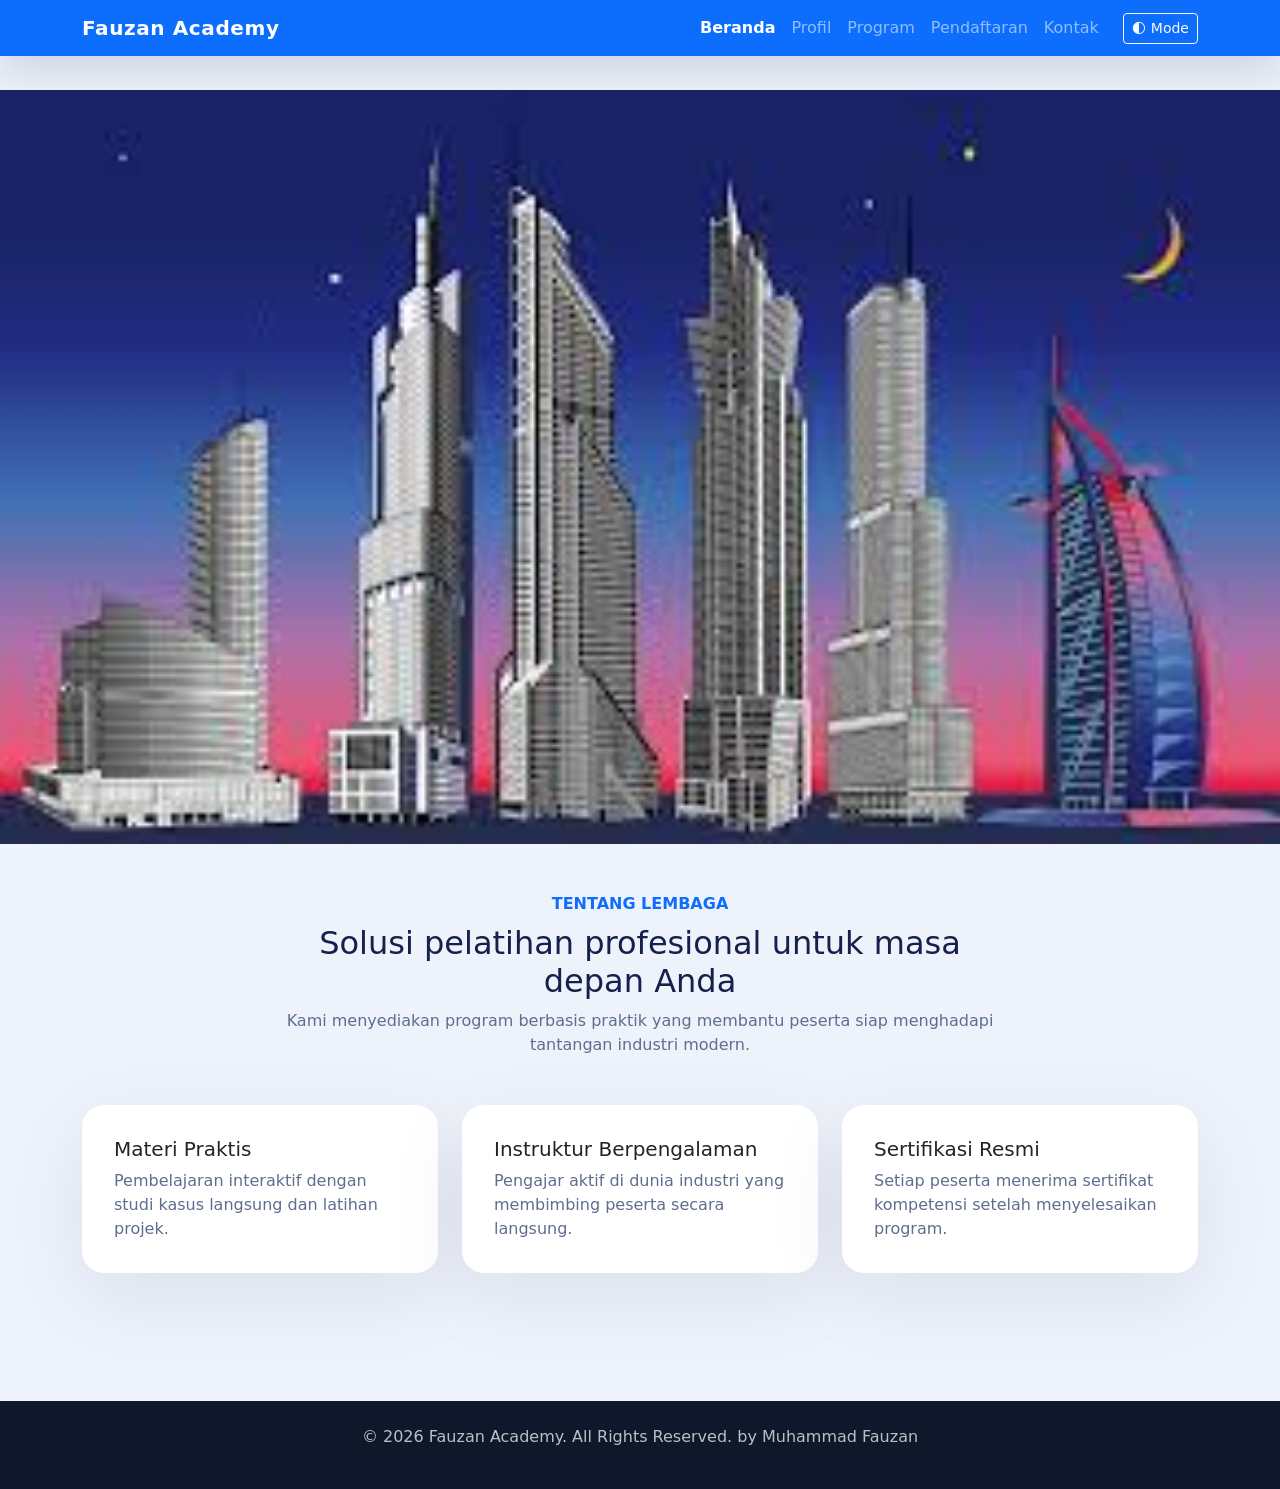
<file: index-backup-academy.html>
﻿<!DOCTYPE html>
<html lang="id">
<head>
    <meta charset="UTF-8">
    <meta name="viewport" content="width=device-width, initial-scale=1.0">
    <title>Fauzan Academy - Beranda</title>
    <link href="https://cdn.jsdelivr.net/npm/bootstrap@5.3.0/dist/css/bootstrap.min.css" rel="stylesheet">
    <link rel="stylesheet" href="assets/css/style.css">
</head>
<body>
    <header>
        <nav class="navbar navbar-expand-lg navbar-dark bg-primary fixed-top">
            <div class="container">
                <a class="navbar-brand fw-bold" href="index.html">Fauzan Academy</a>
                <button class="navbar-toggler" type="button" data-bs-toggle="collapse" data-bs-target="#navbarNav">
                    <span class="navbar-toggler-icon"></span>
                </button>
                <div class="collapse navbar-collapse" id="navbarNav">
                    <ul class="navbar-nav ms-auto align-items-center">
                        <li class="nav-item"><a class="nav-link active" href="index.html">Beranda</a></li>
                        <li class="nav-item"><a class="nav-link" href="profil.html">Profil</a></li>
                        <li class="nav-item"><a class="nav-link" href="program.html">Program</a></li>
                        <li class="nav-item"><a class="nav-link" href="pendaftaran.html">Pendaftaran</a></li>
                        <li class="nav-item"><a class="nav-link" href="kontak.html">Kontak</a></li>
                        <li class="nav-item">
                            <button id="darkModeToggle" class="btn btn-sm btn-outline-light ms-lg-3">🌓 Mode</button>
                        </li>
                    </ul>
                </div>
            </div>
        </nav>
    </header>

    <main class="main-content">
        <div id="carouselExampleSlidesOnly" class="carousel slide" data-bs-ride="carousel">
  <div class="carousel-inner">
    <div class="carousel-item active">
      <img src="assets/img/building.jpg" class="d-block w-100" alt="...">
    </div>
    <div class="carousel-item">
      <img src="assets/img/building.jpg" class="d-block w-100" alt="...">
    </div>
    <div class="carousel-item">
      <img src="assets/img/building.jpg" class="d-block w-100" alt="...">
    </div>
  </div>
</div>

        <section class="container py-5">
            <div class="row justify-content-center">
                <div class="col-lg-8 text-center section-heading">
                    <p class="text-uppercase text-primary fw-semibold mb-2">Tentang Lembaga</p>
                    <h2>Solusi pelatihan profesional untuk masa depan Anda</h2>
                    <p>Kami menyediakan program berbasis praktik yang membantu peserta siap menghadapi tantangan industri modern.</p>
                </div>
            </div>
            <div class="row g-4">
                <div class="col-md-4">
                    <div class="card card-custom h-100">
                        <div class="card-body">
                            <h5 class="card-title">Materi Praktis</h5>
                            <p class="card-text">Pembelajaran interaktif dengan studi kasus langsung dan latihan projek.</p>
                        </div>
                    </div>
                </div>
                <div class="col-md-4">
                    <div class="card card-custom h-100">
                        <div class="card-body">
                            <h5 class="card-title">Instruktur Berpengalaman</h5>
                            <p class="card-text">Pengajar aktif di dunia industri yang membimbing peserta secara langsung.</p>
                        </div>
                    </div>
                </div>
                <div class="col-md-4">
                    <div class="card card-custom h-100">
                        <div class="card-body">
                            <h5 class="card-title">Sertifikasi Resmi</h5>
                            <p class="card-text">Setiap peserta menerima sertifikat kompetensi setelah menyelesaikan program.</p>
                        </div>
                    </div>
                </div>
            </div>
        </section>
    </main>

    <footer class="text-center py-4">
        <p>&copy; 2026 Fauzan Academy. All Rights Reserved. by Muhammad Fauzan</p>
    </footer>

    <script src="https://cdn.jsdelivr.net/npm/bootstrap@5.3.0/dist/js/bootstrap.bundle.min.js"></script>
    <script src="assets/js/script.js"></script>
</body>
</html>
</file>
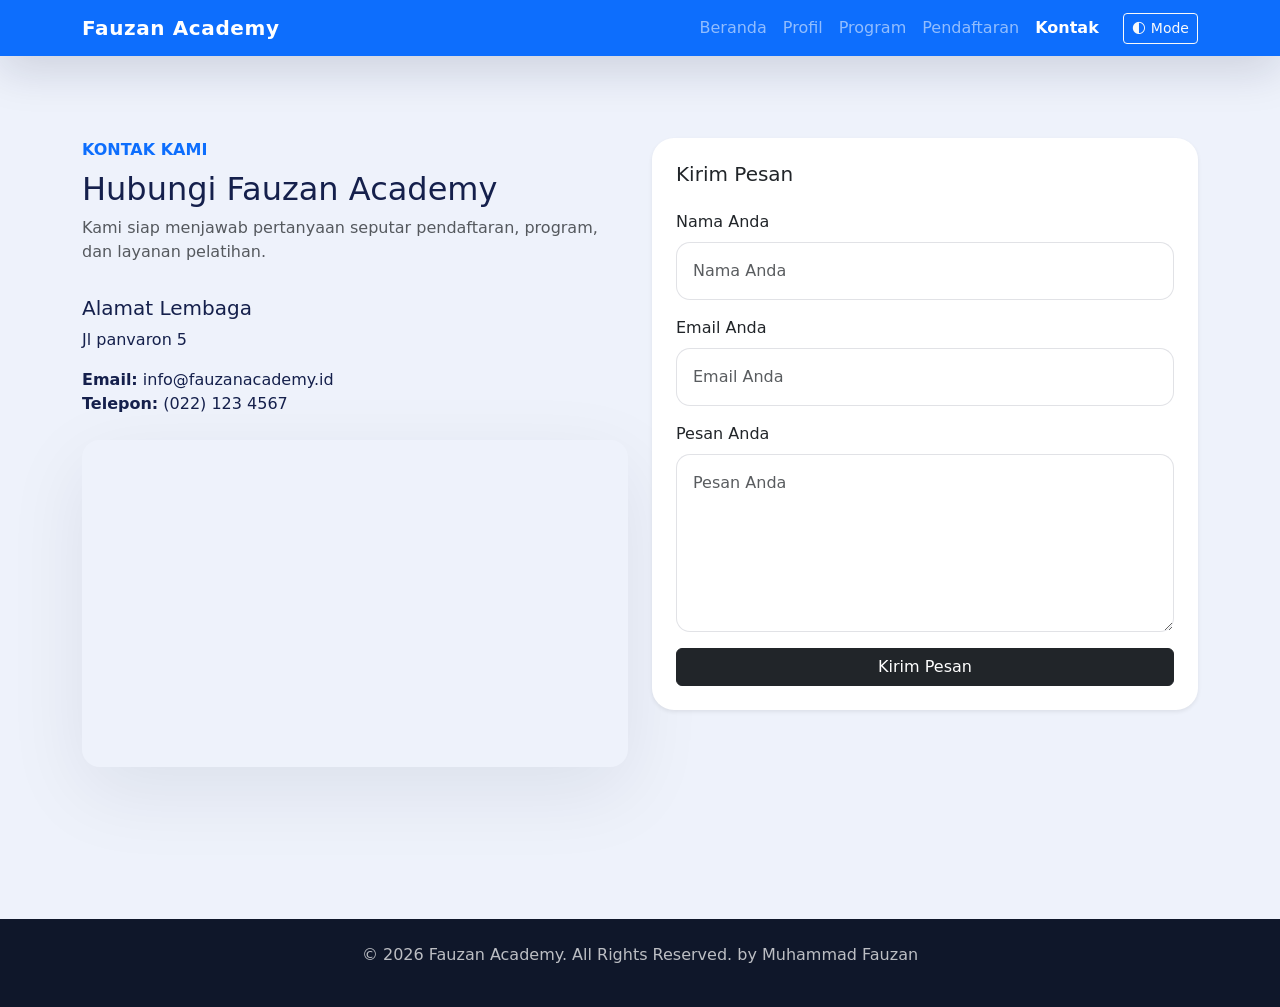
<file: kontak.html>
﻿<!DOCTYPE html>
<html lang="id">
<head>
    <meta charset="UTF-8">
    <meta name="viewport" content="width=device-width, initial-scale=1.0">
    <title>Fauzan Academy - Kontak</title>
    <link href="https://cdn.jsdelivr.net/npm/bootstrap@5.3.0/dist/css/bootstrap.min.css" rel="stylesheet">
    <link rel="stylesheet" href="assets/css/style.css">
</head>
<body>
    <header>
        <nav class="navbar navbar-expand-lg navbar-dark bg-primary fixed-top">
            <div class="container">
                <a class="navbar-brand fw-bold" href="index.html">Fauzan Academy</a>
                <button class="navbar-toggler" type="button" data-bs-toggle="collapse" data-bs-target="#navbarNav">
                    <span class="navbar-toggler-icon"></span>
                </button>
                <div class="collapse navbar-collapse" id="navbarNav">
                    <ul class="navbar-nav ms-auto align-items-center">
                        <li class="nav-item"><a class="nav-link" href="index.html">Beranda</a></li>
                        <li class="nav-item"><a class="nav-link" href="profil.html">Profil</a></li>
                        <li class="nav-item"><a class="nav-link" href="program.html">Program</a></li>
                        <li class="nav-item"><a class="nav-link" href="pendaftaran.html">Pendaftaran</a></li>
                        <li class="nav-item"><a class="nav-link active" href="kontak.html">Kontak</a></li>
                        <li class="nav-item">
                            <button id="darkModeToggle" class="btn btn-sm btn-outline-light ms-lg-3">🌓 Mode</button>
                        </li>
                    </ul>
                </div>
            </div>
        </nav>
    </header>

    <main class="main-content">
        <section class="container py-5">
            <div class="row g-4">
                <div class="col-lg-6">
                    <div class="section-heading">
                        <p class="text-uppercase text-primary fw-semibold mb-2">Kontak Kami</p>
                        <h2>Hubungi Fauzan Academy</h2>
                        <p class="text-muted">Kami siap menjawab pertanyaan seputar pendaftaran, program, dan layanan pelatihan.</p>
                    </div>
                    <div class="mb-4">
                        <h5>Alamat Lembaga</h5>
                        <p>Jl panvaron 5 </p>
                        <p><strong>Email:</strong> info@fauzanacademy.id<br><strong>Telepon:</strong> (022) 123 4567</p>
                    </div>
                    <div class="map-responsive mb-4">
                        <iframe src="https://www.google.com/maps/embed?pb=!1m18!1m12!1m3!1d15818.20191082414!2d106.80360422396108!3d-6.2358212116053!2m3!1f0!2f0!3f0!3m2!1i1024!2i768!4f13.1!3m3!1m2!1s0x2e69f631eb5f641f%3A0xbd00570d2f7f6df6!2sJakarta%20Selatan!5e0!3m2!1sid!2sid!4v1700000000000!5m2!1sid!2sid" allowfullscreen="" loading="lazy"></iframe>
                    </div>
                </div>
                <div class="col-lg-6">
                    <div class="card card-custom shadow-sm">
                        <div class="card-body p-4">
                            <h3 class="h5 mb-4">Kirim Pesan</h3>
                            <form id="contactForm">
                                <div class="mb-3">
                                    <label for="namaKontak" class="form-label">Nama Anda</label>
                                    <input type="text" class="form-control" id="namaKontak" name="namaKontak" placeholder="Nama Anda" required>
                                </div>
                                <div class="mb-3">
                                    <label for="emailKontak" class="form-label">Email Anda</label>
                                    <input type="email" class="form-control" id="emailKontak" name="emailKontak" placeholder="Email Anda" required>
                                </div>
                                <div class="mb-3">
                                    <label for="pesanKontak" class="form-label">Pesan Anda</label>
                                    <textarea class="form-control" id="pesanKontak" name="pesanKontak" rows="6" placeholder="Pesan Anda" required></textarea>
                                </div>
                                <button type="submit" class="btn btn-dark w-100">Kirim Pesan</button>
                            </form>
                        </div>
                    </div>
                </div>
            </div>
        </section>
    </main>

    <div class="modal fade" id="contactSuccessModal" tabindex="-1" aria-labelledby="contactSuccessModalLabel" aria-hidden="true">
        <div class="modal-dialog modal-dialog-centered">
            <div class="modal-content">
                <div class="modal-header">
                    <h1 class="modal-title fs-5" id="contactSuccessModalLabel">Pesan Terkirim</h1>
                    <button type="button" class="btn-close" data-bs-dismiss="modal" aria-label="Tutup"></button>
                </div>
                <div class="modal-body">
                    Terima kasih, pesan Anda telah berhasil dikirim. Kami akan segera menghubungi Anda.
                </div>
                <div class="modal-footer">
                    <button type="button" class="btn btn-primary" data-bs-dismiss="modal">Tutup</button>
                </div>
            </div>
        </div>
    </div>
    <footer class="text-center py-4">
        <p>&copy; 2026 Fauzan Academy. All Rights Reserved. by Muhammad Fauzan</p>
    </footer>

    <script src="https://cdn.jsdelivr.net/npm/bootstrap@5.3.0/dist/js/bootstrap.bundle.min.js"></script>
    <script src="assets/js/script.js"></script>
</body>
</html>
</file>
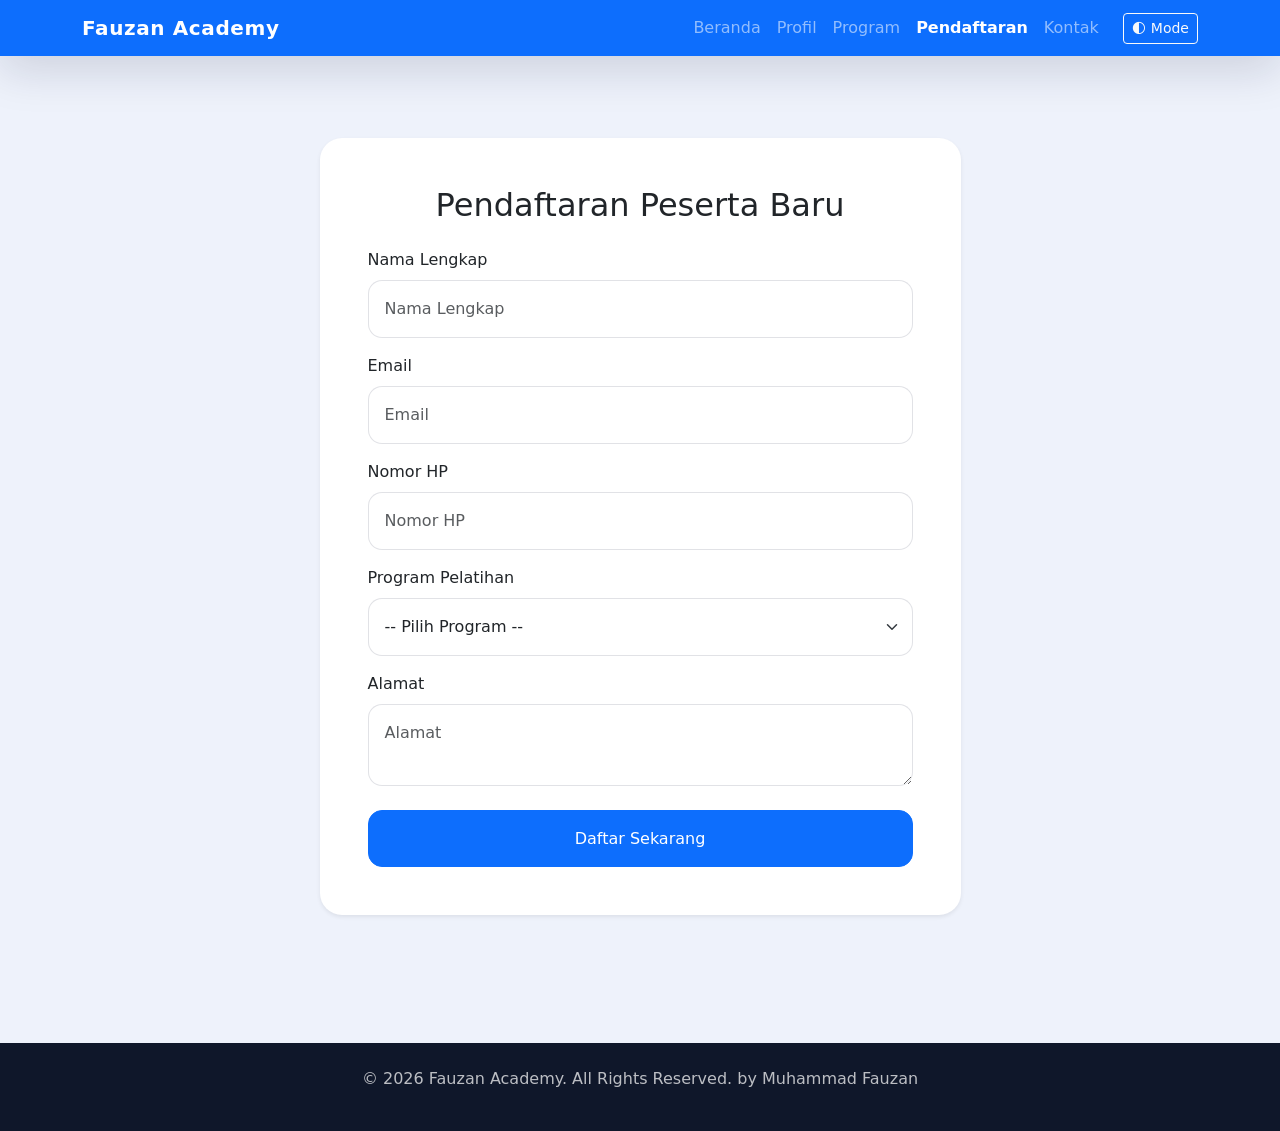
<file: pendaftaran.html>
﻿<!DOCTYPE html>
<html lang="id">
<head>
    <meta charset="UTF-8">
    <meta name="viewport" content="width=device-width, initial-scale=1.0">
    <title>Fauzan Academy - Pendaftaran</title>
    <link href="https://cdn.jsdelivr.net/npm/bootstrap@5.3.0/dist/css/bootstrap.min.css" rel="stylesheet">
    <link rel="stylesheet" href="assets/css/style.css">
</head>
<body>
    <header>
        <nav class="navbar navbar-expand-lg navbar-dark bg-primary fixed-top">
            <div class="container">
                <a class="navbar-brand fw-bold" href="index.html">Fauzan Academy</a>
                <button class="navbar-toggler" type="button" data-bs-toggle="collapse" data-bs-target="#navbarNav">
                    <span class="navbar-toggler-icon"></span>
                </button>
                <div class="collapse navbar-collapse" id="navbarNav">
                    <ul class="navbar-nav ms-auto align-items-center">
                        <li class="nav-item"><a class="nav-link" href="index.html">Beranda</a></li>
                        <li class="nav-item"><a class="nav-link" href="profil.html">Profil</a></li>
                        <li class="nav-item"><a class="nav-link" href="program.html">Program</a></li>
                        <li class="nav-item"><a class="nav-link active" href="pendaftaran.html">Pendaftaran</a></li>
                        <li class="nav-item"><a class="nav-link" href="kontak.html">Kontak</a></li>
                        <li class="nav-item">
                            <button id="darkModeToggle" class="btn btn-sm btn-outline-light ms-lg-3">🌓 Mode</button>
                        </li>
                    </ul>
                </div>
            </div>
        </nav>
    </header>

    <main class="main-content">
        <section class="container py-5">
            <div class="row justify-content-center">
                <div class="col-xl-7 col-lg-8">
                    <div class="card card-custom shadow-sm">
                        <div class="card-body p-5">
                            <div class="text-center mb-4">
                                <h2>Pendaftaran Peserta Baru</h2>
                            </div>
                            <form id="registrationForm" action="backend/proses_daftar.php" method="post">
                                <div class="mb-3">
                                    <label for="nama" class="form-label">Nama Lengkap</label>
                                    <input type="text" class="form-control" id="nama" name="nama" placeholder="Nama Lengkap" required>
                                </div>
                                <div class="mb-3">
                                    <label for="email" class="form-label">Email</label>
                                    <input type="email" class="form-control" id="email" name="email" placeholder="Email" required>
                                </div>
                                <div class="mb-3">
                                    <label for="hp" class="form-label">Nomor HP</label>
                                    <input type="tel" class="form-control" id="hp" name="hp" placeholder="Nomor HP" required>
                                </div>
                                <div class="mb-3">
                                    <label for="program" class="form-label">Program Pelatihan</label>
                                    <select class="form-select" id="program" name="program" required>
                                        <option value="">-- Pilih Program --</option>
                                        <option>Junior Web Programming</option>
                                        <option>Data Analyst</option>
                                        <option>UI/UX Designer</option>
                                        <option>IT Auditor</option>
                                        <option>Digital Marketing</option>
                                        <option>Cyber Security</option>
                                    </select>
                                </div>
                                <div class="mb-4">
                                    <label for="alamat" class="form-label">Alamat</label>
                                    <textarea class="form-control" id="alamat" name="alamat" placeholder="Alamat" required></textarea>
                                </div>
                                <button type="submit" class="btn btn-primary w-100">Daftar Sekarang</button>
                            </form>
                        </div>
                    </div>
                </div>
            </div>
        </section>
    </main>

    <div class="modal fade" id="registrationSuccessModal" tabindex="-1" aria-labelledby="registrationSuccessModalLabel" aria-hidden="true">
        <div class="modal-dialog modal-dialog-centered">
            <div class="modal-content">
                <div class="modal-header">
                    <h1 class="modal-title fs-5" id="registrationSuccessModalLabel">Pendaftaran Berhasil</h1>
                    <button type="button" class="btn-close" data-bs-dismiss="modal" aria-label="Tutup"></button>
                </div>
                <div class="modal-body">
                    Terima kasih, pendaftaran Anda telah berhasil terkirim. Tim kami akan segera menghubungi Anda.
                </div>
                <div class="modal-footer">
                    <button type="button" class="btn btn-primary" data-bs-dismiss="modal">Tutup</button>
                </div>
            </div>
        </div>
    </div>

    <footer class="text-center py-4">
        <p>&copy; 2026 Fauzan Academy. All Rights Reserved. by Muhammad Fauzan</p>
    </footer>

    <script src="https://cdn.jsdelivr.net/npm/bootstrap@5.3.0/dist/js/bootstrap.bundle.min.js"></script>
    <script src="assets/js/script.js"></script>
</body>
</html>
</file>
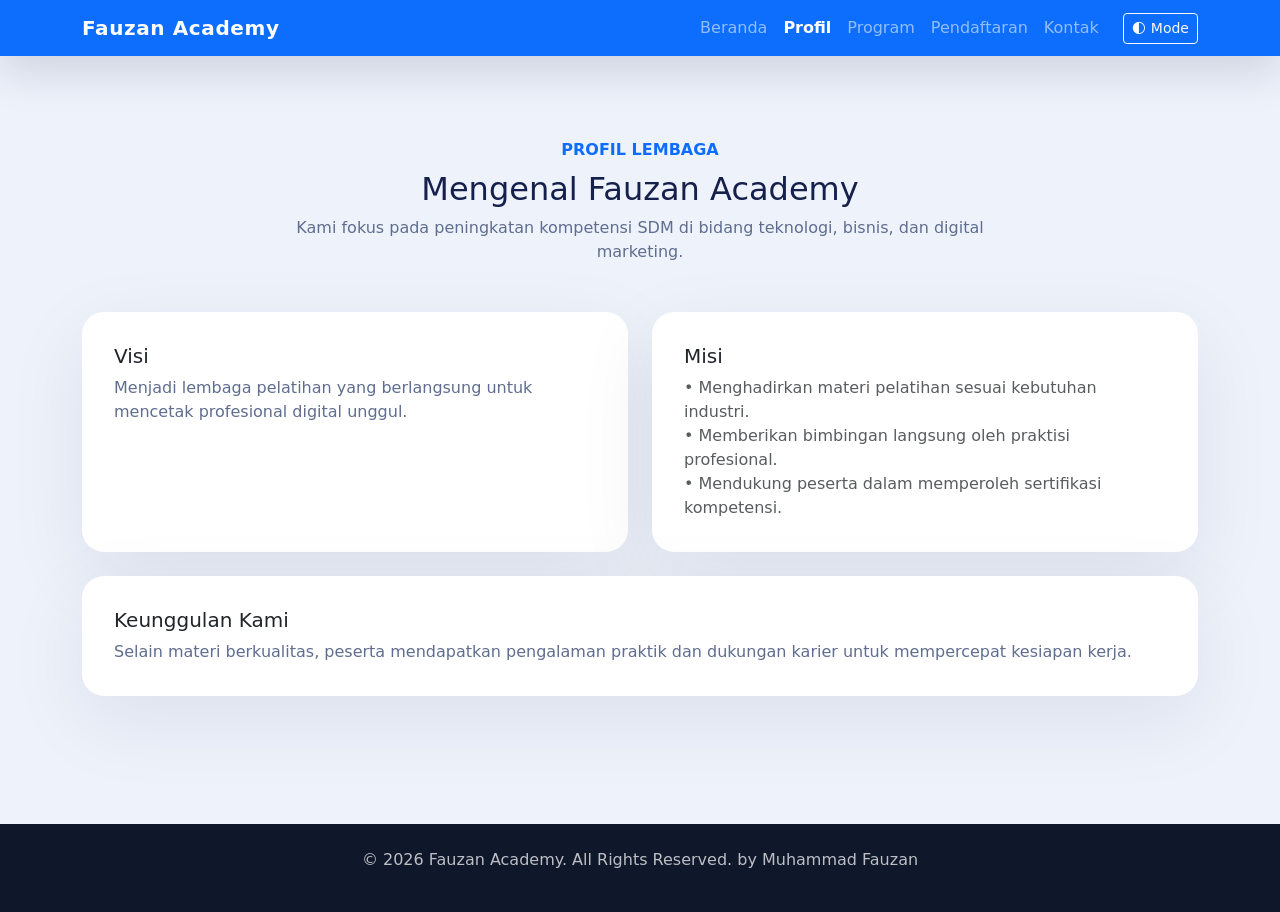
<file: profil.html>
﻿<!DOCTYPE html>
<html lang="id">
<head>
    <meta charset="UTF-8">
    <meta name="viewport" content="width=device-width, initial-scale=1.0">
    <title>Fauzan Academy - Profil</title>
    <link href="https://cdn.jsdelivr.net/npm/bootstrap@5.3.0/dist/css/bootstrap.min.css" rel="stylesheet">
    <link rel="stylesheet" href="assets/css/style.css">
</head>
<body>
    <header>
        <nav class="navbar navbar-expand-lg navbar-dark bg-primary fixed-top">
            <div class="container">
                <a class="navbar-brand fw-bold" href="index.html">Fauzan Academy</a>
                <button class="navbar-toggler" type="button" data-bs-toggle="collapse" data-bs-target="#navbarNav">
                    <span class="navbar-toggler-icon"></span>
                </button>
                <div class="collapse navbar-collapse" id="navbarNav">
                    <ul class="navbar-nav ms-auto align-items-center">
                        <li class="nav-item"><a class="nav-link" href="index.html">Beranda</a></li>
                        <li class="nav-item"><a class="nav-link active" href="profil.html">Profil</a></li>
                        <li class="nav-item"><a class="nav-link" href="program.html">Program</a></li>
                        <li class="nav-item"><a class="nav-link" href="pendaftaran.html">Pendaftaran</a></li>
                        <li class="nav-item"><a class="nav-link" href="kontak.html">Kontak</a></li>
                        <li class="nav-item">
                            <button id="darkModeToggle" class="btn btn-sm btn-outline-light ms-lg-3">🌓 Mode</button>
                        </li>
                    </ul>
                </div>
            </div>
        </nav>
    </header>

    <main class="main-content">
        <section class="container py-5">
            <div class="row justify-content-center">
                <div class="col-lg-8 text-center section-heading">
                    <p class="text-uppercase text-primary fw-semibold mb-2">Profil Lembaga</p>
                    <h2>Mengenal Fauzan Academy</h2>
                    <p>Kami fokus pada peningkatan kompetensi SDM di bidang teknologi, bisnis, dan digital marketing.</p>
                </div>
            </div>
            <div class="row g-4">
                <div class="col-lg-6">
                    <div class="card card-custom h-100">
                        <div class="card-body">
                            <h3 class="h5">Visi</h3>
                            <p class="card-text">Menjadi lembaga pelatihan yang berlangsung untuk mencetak profesional digital unggul.</p>
                        </div>
                    </div>
                </div>
                <div class="col-lg-6">
                    <div class="card card-custom h-100">
                        <div class="card-body">
                            <h3 class="h5">Misi</h3>
                            <ul class="list-unstyled mb-0 text-muted">
                                <li>• Menghadirkan materi pelatihan sesuai kebutuhan industri.</li>
                                <li>• Memberikan bimbingan langsung oleh praktisi profesional.</li>
                                <li>• Mendukung peserta dalam memperoleh sertifikasi kompetensi.</li>
                            </ul>
                        </div>
                    </div>
                </div>
            </div>
            <div class="row mt-4">
                <div class="col-lg-12">
                    <div class="card card-custom">
                        <div class="card-body">
                            <h3 class="h5">Keunggulan Kami</h3>
                            <p class="card-text">Selain materi berkualitas, peserta mendapatkan pengalaman praktik dan dukungan karier untuk mempercepat kesiapan kerja.</p>
                        </div>
                    </div>
                </div>
            </div>
        </section>
    </main>

    <footer class="text-center py-4">
        <p>&copy; 2026 Fauzan Academy. All Rights Reserved. by Muhammad Fauzan</p>
    </footer>

    <script src="https://cdn.jsdelivr.net/npm/bootstrap@5.3.0/dist/js/bootstrap.bundle.min.js"></script>
    <script src="assets/js/script.js"></script>
</body>
</html>
</file>
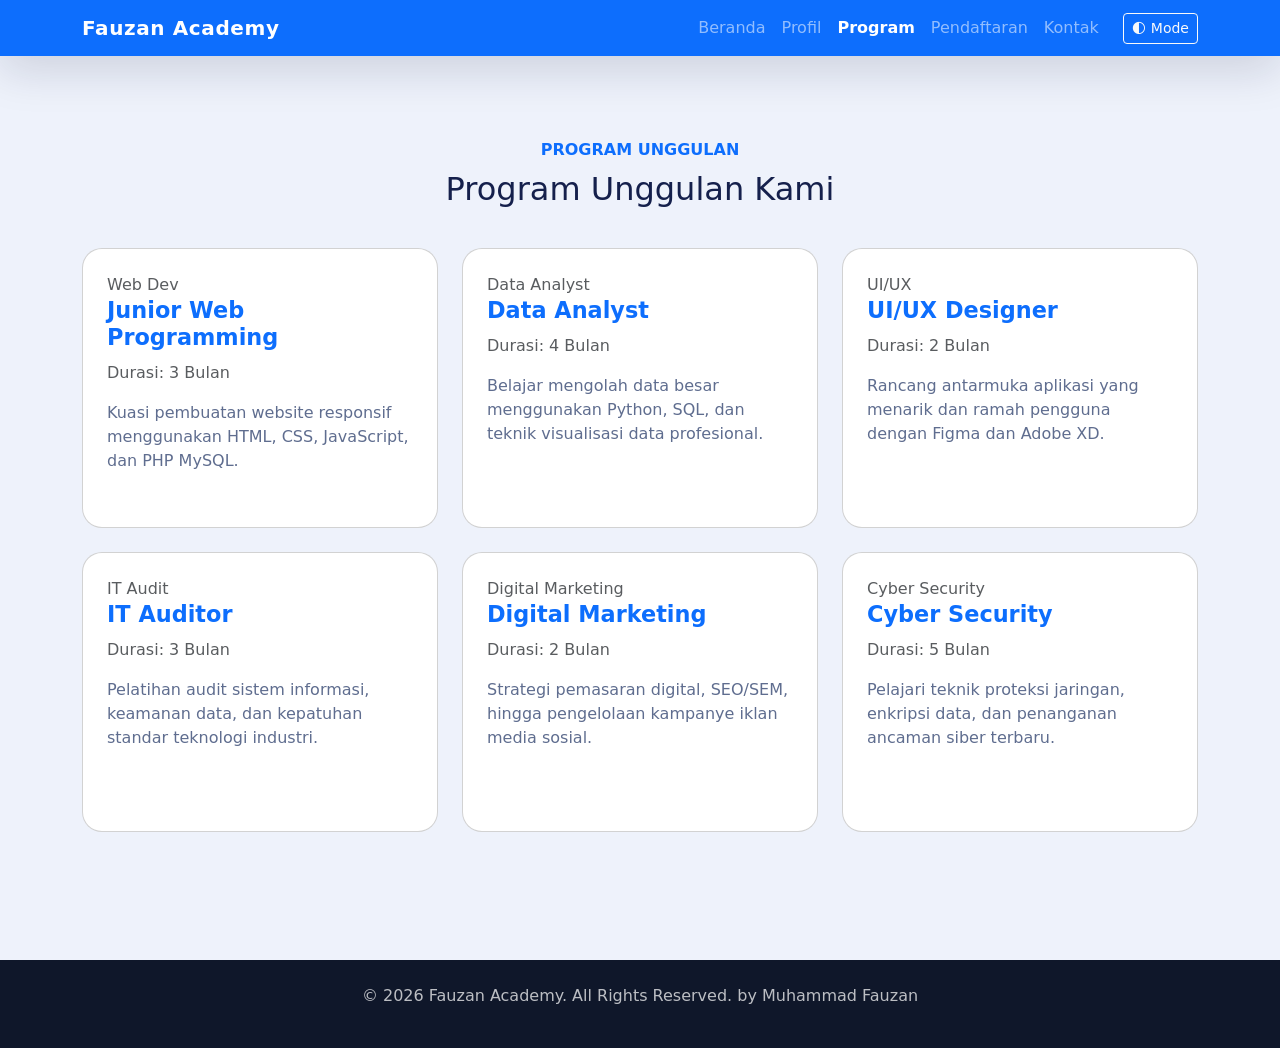
<file: program.html>
﻿<!DOCTYPE html>
<html lang="id">
<head>
    <meta charset="UTF-8">
    <meta name="viewport" content="width=device-width, initial-scale=1.0">
    <title>Fauzan Academy - Program</title>
    <link href="https://cdn.jsdelivr.net/npm/bootstrap@5.3.0/dist/css/bootstrap.min.css" rel="stylesheet">
    <link rel="stylesheet" href="assets/css/style.css">
</head>
<body>
    <header>
        <nav class="navbar navbar-expand-lg navbar-dark bg-primary fixed-top">
            <div class="container">
                <a class="navbar-brand fw-bold" href="index.html">Fauzan Academy</a>
                <button class="navbar-toggler" type="button" data-bs-toggle="collapse" data-bs-target="#navbarNav">
                    <span class="navbar-toggler-icon"></span>
                </button>
                <div class="collapse navbar-collapse" id="navbarNav">
                    <ul class="navbar-nav ms-auto align-items-center">
                        <li class="nav-item"><a class="nav-link" href="index.html">Beranda</a></li>
                        <li class="nav-item"><a class="nav-link" href="profil.html">Profil</a></li>
                        <li class="nav-item"><a class="nav-link active" href="program.html">Program</a></li>
                        <li class="nav-item"><a class="nav-link" href="pendaftaran.html">Pendaftaran</a></li>
                        <li class="nav-item"><a class="nav-link" href="kontak.html">Kontak</a></li>
                        <li class="nav-item">
                            <button id="darkModeToggle" class="btn btn-sm btn-outline-light ms-lg-3">🌓 Mode</button>
                        </li>
                    </ul>
                </div>
            </div>
        </nav>
    </header>

    <main class="main-content">
        <section class="container py-5">
            <div class="row justify-content-center">
                <div class="col-lg-8 text-center section-heading">
                    <p class="text-uppercase text-primary fw-semibold mb-2">Program Unggulan</p>
                    <h2>Program Unggulan Kami</h2>
                </div>
            </div>
            <div class="row g-4">
                <div class="col-md-6 col-lg-4">
                    <div class="card card-program p-4">
                        <span class="text-muted">Web Dev</span>
                        <h3 class="program-title">Junior Web Programming</h3>
                        <p class="text-muted">Durasi: 3 Bulan</p>
                        <p class="card-text">Kuasi pembuatan website responsif menggunakan HTML, CSS, JavaScript, dan PHP MySQL.</p>
                    </div>
                </div>
                <div class="col-md-6 col-lg-4">
                    <div class="card card-program p-4">
                        <span class="text-muted">Data Analyst</span>
                        <h3 class="program-title">Data Analyst</h3>
                        <p class="text-muted">Durasi: 4 Bulan</p>
                        <p class="card-text">Belajar mengolah data besar menggunakan Python, SQL, dan teknik visualisasi data profesional.</p>
                    </div>
                </div>
                <div class="col-md-6 col-lg-4">
                    <div class="card card-program p-4">
                        <span class="text-muted">UI/UX</span>
                        <h3 class="program-title">UI/UX Designer</h3>
                        <p class="text-muted">Durasi: 2 Bulan</p>
                        <p class="card-text">Rancang antarmuka aplikasi yang menarik dan ramah pengguna dengan Figma dan Adobe XD.</p>
                    </div>
                </div>
                <div class="col-md-6 col-lg-4">
                    <div class="card card-program p-4">
                        <span class="text-muted">IT Audit</span>
                        <h3 class="program-title">IT Auditor</h3>
                        <p class="text-muted">Durasi: 3 Bulan</p>
                        <p class="card-text">Pelatihan audit sistem informasi, keamanan data, dan kepatuhan standar teknologi industri.</p>
                    </div>
                </div>
                <div class="col-md-6 col-lg-4">
                    <div class="card card-program p-4">
                        <span class="text-muted">Digital Marketing</span>
                        <h3 class="program-title">Digital Marketing</h3>
                        <p class="text-muted">Durasi: 2 Bulan</p>
                        <p class="card-text">Strategi pemasaran digital, SEO/SEM, hingga pengelolaan kampanye iklan media sosial.</p>
                    </div>
                </div>
                <div class="col-md-6 col-lg-4">
                    <div class="card card-program p-4">
                        <span class="text-muted">Cyber Security</span>
                        <h3 class="program-title">Cyber Security</h3>
                        <p class="text-muted">Durasi: 5 Bulan</p>
                        <p class="card-text">Pelajari teknik proteksi jaringan, enkripsi data, dan penanganan ancaman siber terbaru.</p>
                    </div>
                </div>
            </div>
        </section>
    </main>

    <footer class="text-center py-4">
        <p>&copy; 2026 Fauzan Academy. All Rights Reserved. by Muhammad Fauzan

        </p>
    </footer>

    <script src="https://cdn.jsdelivr.net/npm/bootstrap@5.3.0/dist/js/bootstrap.bundle.min.js"></script>
    <script src="assets/js/script.js"></script>
</body>
</html>
</file>
<file: assets/css/gazu.css>
/* ==========================================================================
   GAZU E-COMMERCE - MODERN GLOBAL LAYOUT FRAMEWORK
   Design Reference: gazu-design.jpg
   Aesthetics: Minimalist, Editorial Luxury / Contemporary Streetwear
   ========================================================================== */

/* --------------------------------------------------------------------------
   1. CSS CUSTOM PROPERTIES (DESIGN TOKENS)
   -------------------------------------------------------------------------- */
:root {
  /* Color Palette */
  --bg-primary: #F2F2F2;           /* Clean Off-White Background */
  --bg-secondary: #EBEBEB;         /* Soft Off-White for cards/tonal sections */
  --bg-dark: #0D0D0D;              /* Deep Black for contrast sections */
  --bg-dark-secondary: #161616;    /* Dark Charcoal for card hover */
  --bg-white: #FFFFFF;             /* Pure White for card badges & modals */

  --text-primary: #111111;         /* High Contrast Dark Typography */
  --text-secondary: #666666;       /* Editorial Muted Subtitles */
  --text-muted: #8E8E8E;           /* Light Gray for meta text */
  --text-light: #F5F5F5;           /* White/Light Gray on dark backgrounds */
  --text-light-muted: #A3A3A3;     /* Muted Light Gray on dark backgrounds */

  --border-light: rgba(0, 0, 0, 0.08);
  --border-dark: rgba(255, 255, 255, 0.12);

  /* Typography Scale */
  --font-family-base: 'Plus Jakarta Sans', 'Inter', -apple-system, BlinkMacSystemFont, 'Segoe UI', Roboto, Helvetica, Arial, sans-serif;
  --font-weight-regular: 400;
  --font-weight-medium: 500;
  --font-weight-semibold: 600;
  --font-weight-bold: 700;
  --font-weight-black: 900;

  /* Spacing System (Ample Whitespace / Generous Padding) */
  --space-2xs: 4px;
  --space-xs: 8px;
  --space-sm: 16px;
  --space-md: 24px;
  --space-lg: 32px;
  --space-xl: 48px;
  --space-2xl: 72px;
  --space-3xl: 96px;
  --space-4xl: 128px;

  /* Layout Container */
  --container-max-width: 1480px;
  --container-padding: clamp(20px, 4vw, 56px);

  /* Transitions & Animation */
  --transition-fast: 0.2s cubic-bezier(0.16, 1, 0.3, 1);
  --transition-smooth: 0.35s cubic-bezier(0.16, 1, 0.3, 1);
}

/* --------------------------------------------------------------------------
   2. GLOBAL RESET & BASE STYLES
   -------------------------------------------------------------------------- */
*, *::before, *::after {
  box-sizing: border-box;
  margin: 0;
  padding: 0;
}

html {
  font-size: 16px;
  scroll-behavior: smooth;
  -webkit-font-smoothing: antialiased;
  -moz-osx-font-smoothing: grayscale;
}

body {
  font-family: var(--font-family-base);
  background-color: var(--bg-primary);
  color: var(--text-primary);
  line-height: 1.5;
  overflow-x: hidden;
  min-height: 100vh;
}

img, picture, svg, video {
  display: block;
  max-width: 100%;
  height: auto;
}

a {
  color: inherit;
  text-decoration: none;
  transition: opacity var(--transition-fast), color var(--transition-fast);
}

button {
  font-family: inherit;
  border: none;
  background: transparent;
  cursor: pointer;
  outline: none;
}

ul, ol {
  list-style: none;
}

/* --------------------------------------------------------------------------
   3. LAYOUT UTILITIES
   -------------------------------------------------------------------------- */
.container {
  width: 100%;
  max-width: var(--container-max-width);
  margin-left: auto;
  margin-right: auto;
  padding-left: var(--container-padding);
  padding-right: var(--container-padding);
}

.container-fluid {
  width: 100%;
  padding-left: var(--container-padding);
  padding-right: var(--container-padding);
}

/* --------------------------------------------------------------------------
   4. TOP ANNOUNCEMENT BAR
   -------------------------------------------------------------------------- */
.top-bar {
  background-color: #000000;
  color: #FFFFFF;
  font-size: 0.72rem;
  letter-spacing: 0.14em;
  font-weight: 300; /* Teks promo tipis */
  padding: 10px 0;
  border-bottom: 1px solid rgba(255, 255, 255, 0.08);
}

.top-bar__container {
  display: flex;
  justify-content: space-between;
  align-items: center;
  flex-wrap: wrap;
  gap: var(--space-xs);
}

.top-bar__promo {
  text-transform: uppercase;
  font-weight: 300; /* Teks promo tipis */
  letter-spacing: 0.14em;
}

.top-bar__promo span {
  font-weight: 300;
}

.top-bar__links {
  display: flex;
  align-items: center;
  gap: var(--space-sm);
  text-transform: uppercase;
  font-weight: 300;
  font-size: 0.70rem;
  letter-spacing: 0.12em;
}

.top-bar__links a {
  color: #FFFFFF;
  font-weight: 300;
}

.top-bar__links a:hover {
  opacity: 0.75;
}

.top-bar__divider {
  opacity: 0.4;
  color: #FFFFFF;
}

/* --------------------------------------------------------------------------
   5. MAIN NAVIGATION HEADER
   -------------------------------------------------------------------------- */
.site-header {
  position: sticky;
  top: 0;
  z-index: 100;
  background-color: var(--bg-primary);
  border-bottom: 1px solid var(--border-light);
  transition: background-color var(--transition-fast), box-shadow var(--transition-fast);
}

.site-header__container {
  display: flex;
  align-items: center;
  justify-content: space-between;
  padding-top: clamp(16px, 2.5vw, 28px);
  padding-bottom: clamp(16px, 2.5vw, 28px);
  position: relative;
}

/* Left Navigation Links */
.site-header__nav {
  display: flex;
  align-items: center;
  gap: clamp(16px, 2.2vw, 36px);
  flex: 1;
}

.nav-link {
  font-size: 0.82rem;
  font-weight: var(--font-weight-semibold);
  letter-spacing: 0.14em;
  text-transform: uppercase;
  color: var(--text-primary);
  position: relative;
  padding: 6px 0;
}

.nav-link::after {
  content: '';
  position: absolute;
  bottom: 0;
  left: 0;
  width: 0;
  height: 1.5px;
  background-color: var(--text-primary);
  transition: width var(--transition-smooth);
}

.nav-link:hover::after,
.nav-link.active::after {
  width: 100%;
}

/* Center Brand Logo */
.site-header__logo {
  text-align: center;
  flex: 1;
  display: flex;
  justify-content: center;
}

.brand-logo {
  font-size: clamp(2rem, 3.6vw, 2.85rem);
  font-weight: 900; /* Tegas dan tebal */
  letter-spacing: 0.18em;
  text-transform: uppercase;
  color: var(--text-primary);
  line-height: 1;
  user-select: none;
}

/* Right Utility Links */
.site-header__utilities {
  display: flex;
  align-items: center;
  justify-content: flex-end;
  gap: clamp(14px, 2vw, 28px);
  flex: 1;
}

.utility-link {
  display: flex;
  align-items: center;
  gap: 7px;
  font-size: 0.78rem;
  font-weight: var(--font-weight-semibold);
  letter-spacing: 0.1em;
  text-transform: uppercase;
  color: var(--text-primary);
  transition: opacity var(--transition-fast);
}

.utility-link svg {
  width: 17px;
  height: 17px;
  stroke-width: 1.8;
  stroke: currentColor;
  fill: none;
}

.utility-link:hover {
  opacity: 0.65;
}

/* Mobile Toggle */
.mobile-nav-toggle {
  display: none;
  background: none;
  border: none;
  cursor: pointer;
  padding: 8px;
}

.mobile-nav-toggle svg {
  width: 24px;
  height: 24px;
}

/* --------------------------------------------------------------------------
   6. EDITORIAL HERO SECTION
   -------------------------------------------------------------------------- */

/* Hero section uses the composite banner image as its background */
.hero-section {
  position: relative;
  background-image: url('../img/gazu/hero-banner-clean.jpg');
  background-size: cover;
  background-position: center center;
  background-repeat: no-repeat;
  /* Maintain the banner's 16:6.5 editorial aspect ratio */
  aspect-ratio: 16 / 6.5;
  min-height: 420px;
  max-height: 90vh;
  width: 100%;
  overflow: hidden;
  display: block;
}

/* ── Left Overlay: Tagline (top-left) + CTA Buttons (bottom-left) ─── */
.hero-overlay-left {
  position: absolute;
  top: 0;
  left: 0;
  bottom: 0;
  /* Mirror the container padding so it aligns with the rest of the page */
  width: clamp(180px, 22vw, 320px);
  padding: clamp(20px, 4%, 52px) clamp(16px, 3%, 48px) clamp(20px, 4%, 52px) clamp(20px, 4vw, 56px);
  display: flex;
  flex-direction: column;
  justify-content: space-between;
  z-index: 5;
}

/* "FASHION THAT MOVES WITH YOU." */
.hero-tagline {
  font-size: clamp(0.6rem, 0.85vw, 0.92rem);
  font-weight: var(--font-weight-semibold);
  letter-spacing: 0.22em;
  line-height: 1.9;
  text-transform: uppercase;
  color: var(--text-primary);
  text-align: left;
  position: relative;
  display: inline-block;
  padding-bottom: 14px;
}

.hero-tagline::after {
  content: '';
  position: absolute;
  bottom: 0;
  left: 0;
  width: 40px;
  height: 1.5px;
  background-color: var(--text-primary);
}

/* CTA Row: SHOP NOW + EXPLORE NEW IN side-by-side */
.hero-actions {
  display: flex;
  align-items: center;
  gap: clamp(8px, 1.2vw, 18px);
  flex-wrap: wrap;
}

/* Solid Black "SHOP NOW" Button */
.btn-hero-primary {
  display: inline-flex;
  align-items: center;
  justify-content: center;
  background-color: #111111;
  color: #FFFFFF;
  padding: clamp(10px, 1.2vw, 15px) clamp(16px, 2vw, 30px);
  font-size: clamp(0.6rem, 0.78vw, 0.78rem);
  font-weight: var(--font-weight-bold);
  letter-spacing: 0.16em;
  text-transform: uppercase;
  border: 1.5px solid #111111;
  transition: background-color var(--transition-fast), transform var(--transition-fast), box-shadow var(--transition-fast);
  white-space: nowrap;
}

.btn-hero-primary:hover {
  background-color: #333333;
  border-color: #333333;
  transform: translateY(-2px);
  box-shadow: 0 6px 20px rgba(0, 0, 0, 0.22);
}

/* Outline "EXPLORE NEW IN" Button */
.btn-hero-outline {
  display: inline-flex;
  align-items: center;
  justify-content: center;
  background-color: transparent;
  color: #111111;
  padding: clamp(10px, 1.2vw, 15px) clamp(16px, 2vw, 30px);
  font-size: clamp(0.6rem, 0.78vw, 0.78rem);
  font-weight: var(--font-weight-bold);
  letter-spacing: 0.16em;
  text-transform: uppercase;
  border: 1.5px solid #111111;
  transition: background-color var(--transition-fast), color var(--transition-fast), transform var(--transition-fast);
  white-space: nowrap;
}

.btn-hero-outline:hover {
  background-color: #111111;
  color: #FFFFFF;
  transform: translateY(-2px);
}

/* ── Right Overlay: "NEW COLLECTION 2024" (bottom-right) ─────────── */
.hero-overlay-right {
  position: absolute;
  right: clamp(20px, 4vw, 56px);
  bottom: clamp(20px, 4%, 52px);
  z-index: 5;
}

/* Editorial spaced text, right-aligned, with underline rule */
.hero-collection-info {
  font-size: clamp(0.58rem, 0.82vw, 0.88rem);
  font-weight: var(--font-weight-semibold);
  letter-spacing: 0.24em;
  line-height: 1.75;
  text-transform: uppercase;
  color: var(--text-primary);
  text-align: right;
  position: relative;
  padding-bottom: 12px;
}

.hero-collection-info::after {
  content: '';
  position: absolute;
  bottom: 0;
  right: 0;
  width: 40px;
  height: 1.5px;
  background-color: var(--text-primary);
}

/* Keep generic .btn-primary & .btn-link for other sections */
.btn-primary {
  display: inline-flex;
  align-items: center;
  justify-content: center;
  background-color: var(--text-primary);
  color: #FFFFFF;
  padding: 14px 34px;
  font-size: 0.8rem;
  font-weight: var(--font-weight-bold);
  letter-spacing: 0.16em;
  text-transform: uppercase;
  border-radius: 0;
  border: 1px solid var(--text-primary);
  transition: all var(--transition-fast);
}

.btn-primary:hover {
  background-color: #333333;
  border-color: #333333;
  transform: translateY(-2px);
  box-shadow: 0 8px 24px rgba(0, 0, 0, 0.15);
}

.btn-link {
  display: inline-flex;
  align-items: center;
  font-size: 0.78rem;
  font-weight: var(--font-weight-bold);
  letter-spacing: 0.16em;
  text-transform: uppercase;
  color: var(--text-primary);
  position: relative;
  padding-bottom: 3px;
}

.btn-link::after {
  content: '';
  position: absolute;
  bottom: 0;
  left: 0;
  width: 100%;
  height: 1.5px;
  background-color: var(--text-primary);
  transition: width var(--transition-fast);
}

.btn-link:hover {
  opacity: 0.7;
}

/* Legacy hero rules — kept for fallback / not rendered */
.hero-grid, .hero-left, .hero-center, .hero-right,
.hero-model-wrap, .hero-model-img, .hero-gazu-text {
  display: none;
}

/* --------------------------------------------------------------------------
   7. CATEGORY STRIP (DARK HIGH-CONTRAST SECTION)
   -------------------------------------------------------------------------- */
.categories-section {
  background-color: var(--bg-dark);
  color: var(--text-light);
  padding-top: clamp(40px, 5.5vw, 68px);
  padding-bottom: clamp(40px, 5.5vw, 68px);
}

.categories-grid {
  display: grid;
  grid-template-columns: repeat(3, 1fr);
  gap: 0;
}

/* Vertical separator between cards */
.category-card:not(:last-child) {
  border-right: 1px solid rgba(255, 255, 255, 0.1);
}

.category-card {
  display: flex;
  align-items: center;
  gap: clamp(14px, 2.2vw, 26px);
  padding: clamp(20px, 3vw, 36px) clamp(20px, 3.5vw, 48px);
  transition: background-color var(--transition-fast);
}

.category-card:hover {
  background-color: rgba(255, 255, 255, 0.03);
}

/* Portrait thumbnail — slim vertical crop */
.category-card__thumb {
  width: clamp(70px, 8vw, 105px);
  height: clamp(90px, 10.5vw, 130px);
  flex-shrink: 0;
  overflow: hidden;
  background-color: #222;
}

.category-card__thumb img {
  width: 100%;
  height: 100%;
  object-fit: cover;
  object-position: top center;
  transition: transform var(--transition-smooth);
  filter: grayscale(15%);
}

.category-card:hover .category-card__thumb img {
  transform: scale(1.06);
  filter: grayscale(0%);
}

.category-card__content {
  display: flex;
  flex-direction: column;
  gap: 4px;
}

/* Bold uppercase category name: MEN / WOMEN / KIDS */
.category-card__title {
  font-size: clamp(1.05rem, 1.5vw, 1.3rem);
  font-weight: var(--font-weight-bold);
  letter-spacing: 0.1em;
  text-transform: uppercase;
  color: var(--text-light);
  line-height: 1.15;
  margin-bottom: 4px;
}

/* Two-line muted description */
.category-card__desc {
  font-size: clamp(0.76rem, 0.95vw, 0.86rem);
  color: var(--text-light-muted);
  font-weight: var(--font-weight-regular);
  line-height: 1.45;
  margin-bottom: 10px;
}

/* "SHOP MEN →" text link */
.category-card__link {
  font-size: 0.72rem;
  font-weight: var(--font-weight-semibold);
  letter-spacing: 0.15em;
  text-transform: uppercase;
  color: var(--text-light);
  display: inline-flex;
  align-items: center;
  gap: 0;
  position: relative;
  width: fit-content;
  padding-bottom: 2px;
  transition: opacity var(--transition-fast), letter-spacing var(--transition-fast);
}

/* Underline rule beneath the link */
.category-card__link::after {
  content: '';
  position: absolute;
  bottom: 0;
  left: 0;
  width: 100%;
  height: 1px;
  background-color: var(--text-light);
  opacity: 0.5;
  transition: opacity var(--transition-fast);
}

.category-card__link:hover {
  opacity: 1;
}

.category-card__link:hover::after {
  opacity: 1;
}

/* --------------------------------------------------------------------------
   8. CAMPAIGN / EDITORIAL BANNER (NEW SEASON / NEW VIBES)
   -------------------------------------------------------------------------- */
.campaign-section {
  background-color: #ECECEC;
  overflow: hidden;         /* ensures the photo bleeds cleanly */
}

/* Two-column grid: left text | right photo — NO container wrapper so photo bleeds */
.campaign-grid {
  display: grid;
  grid-template-columns: 1fr 1.15fr;
  align-items: stretch;     /* both columns same height */
  min-height: clamp(400px, 55vw, 680px);
}

/* ── Left column: text content with own internal padding ── */
.campaign-content {
  display: flex;
  flex-direction: column;
  justify-content: center;
  padding: clamp(56px, 8vw, 112px) clamp(20px, 4vw, 56px) clamp(56px, 8vw, 112px) clamp(20px, 4vw, 56px);
  max-width: 680px;
  /* Respect the container max-width on the left side only */
  margin-left: auto;
}

/* "NEW SEASON" — spaced uppercase kicker */
.campaign-kicker {
  font-size: clamp(0.7rem, 0.9vw, 0.85rem);
  font-weight: var(--font-weight-bold);
  letter-spacing: 0.28em;
  text-transform: uppercase;
  color: #666666;
  margin-bottom: clamp(10px, 1.5vw, 18px);
}

/* "NEW VIBES" — massive black editorial headline */
.campaign-headline {
  font-size: clamp(3.6rem, 7.5vw, 6.4rem);
  font-weight: var(--font-weight-black);
  letter-spacing: -0.02em;
  line-height: 0.92;
  text-transform: uppercase;
  color: var(--text-primary);
  margin-bottom: clamp(16px, 2.5vw, 28px);
}

/* "Discover everything new and now." — body copy */
.campaign-desc {
  font-size: clamp(0.88rem, 1.1vw, 1rem);
  color: #555555;
  line-height: 1.6;
  margin-bottom: clamp(28px, 4vw, 48px);
  max-width: 320px;
}

/* Solid black CTA button — matches design exactly */
.btn-campaign {
  display: inline-flex;
  align-items: center;
  justify-content: center;
  background-color: #111111;
  color: #FFFFFF;
  padding: clamp(13px, 1.5vw, 17px) clamp(22px, 3vw, 38px);
  font-size: clamp(0.68rem, 0.82vw, 0.8rem);
  font-weight: var(--font-weight-bold);
  letter-spacing: 0.16em;
  text-transform: uppercase;
  border: 1.5px solid #111111;
  width: fit-content;
  transition: background-color var(--transition-fast), transform var(--transition-fast), box-shadow var(--transition-fast);
  white-space: nowrap;
}

.btn-campaign:hover {
  background-color: #333333;
  border-color: #333333;
  transform: translateY(-2px);
  box-shadow: 0 8px 24px rgba(0, 0, 0, 0.18);
}

/* ── Right column: full-bleed editorial photo ── */
.campaign-media {
  position: relative;
  overflow: hidden;
  background-color: #D8D8D8;  /* fallback while image loads */
}

.campaign-media img {
  position: absolute;
  inset: 0;
  width: 100%;
  height: 100%;
  object-fit: cover;
  object-position: center top;   /* keep face/upper body in frame */
  transition: transform var(--transition-smooth);
}

.campaign-media:hover img {
  transform: scale(1.04);
}

/* --------------------------------------------------------------------------
   9. VALUE PROPOSITIONS & TRUST STRIP
   -------------------------------------------------------------------------- */
.features-section {
  background-color: var(--bg-primary);
  padding-top: clamp(60px, 6vw, 90px);
  padding-bottom: clamp(60px, 6vw, 90px);
  border-bottom: 1px solid var(--border-light);
}

.features-grid {
  display: grid;
  grid-template-columns: repeat(4, 1fr);
  gap: clamp(20px, 3vw, 40px);
}

.feature-item {
  display: flex;
  align-items: center;
  gap: var(--space-md);
}

.feature-icon {
  flex-shrink: 0;
  width: 44px;
  height: 44px;
  display: flex;
  align-items: center;
  justify-content: center;
}

.feature-icon svg {
  width: 32px;
  height: 32px;
  stroke: var(--text-primary);
  stroke-width: 1.5;
  fill: none;
}

.feature-text {
  display: flex;
  flex-direction: column;
}

.feature-title {
  font-size: 0.78rem;
  font-weight: var(--font-weight-bold);
  letter-spacing: 0.12em;
  text-transform: uppercase;
  color: var(--text-primary);
  margin-bottom: 2px;
}

.feature-desc {
  font-size: 0.74rem;
  color: var(--text-secondary);
}

/* --------------------------------------------------------------------------
   10. PRODUCT SHOWCASE SECTION (BEST OF GAZU)
   -------------------------------------------------------------------------- */
.collection-section {
  background-color: var(--bg-primary);
  padding-top: clamp(70px, 8vw, 110px);
  padding-bottom: clamp(90px, 10vw, 140px);
}

.collection-header {
  display: flex;
  justify-content: space-between;
  align-items: baseline;
  margin-bottom: clamp(32px, 4vw, 56px);
}

.collection-title {
  font-size: clamp(1.4rem, 2.2vw, 1.85rem);
  font-weight: var(--font-weight-bold);
  letter-spacing: 0.12em;
  text-transform: uppercase;
  color: var(--text-primary);
}

.collection-all-link {
  font-size: 0.8rem;
  font-weight: var(--font-weight-bold);
  letter-spacing: 0.14em;
  text-transform: uppercase;
  color: var(--text-primary);
  text-decoration: underline;
  text-underline-offset: 4px;
}

.collection-all-link:hover {
  opacity: 0.65;
}

.product-grid {
  display: grid;
  grid-template-columns: repeat(4, 1fr);
  gap: clamp(16px, 2.2vw, 32px);
}

.product-card {
  position: relative;
  background-color: transparent;
  display: flex;
  flex-direction: column;
  transition: transform var(--transition-fast);
}

.product-card:hover {
  transform: translateY(-6px);
}

.product-thumb {
  position: relative;
  width: 100%;
  aspect-ratio: 3 / 4;
  overflow: hidden;
  background-color: #E2E2E2;
}

.product-thumb img {
  width: 100%;
  height: 100%;
  object-fit: cover;
  transition: transform var(--transition-smooth);
}

.product-card:hover .product-thumb img {
  transform: scale(1.05);
}

.product-wishlist-btn {
  position: absolute;
  top: 14px;
  right: 14px;
  width: 32px;
  height: 32px;
  background-color: rgba(255, 255, 255, 0.85);
  backdrop-filter: blur(4px);
  border-radius: 50%;
  display: flex;
  align-items: center;
  justify-content: center;
  transition: all var(--transition-fast);
  z-index: 5;
}

.product-wishlist-btn svg {
  width: 16px;
  height: 16px;
  stroke: #111111;
  stroke-width: 1.8;
  fill: none;
  transition: stroke var(--transition-fast), fill var(--transition-fast);
}

.product-wishlist-btn:hover {
  background-color: #FFFFFF;
  transform: scale(1.1);
}

.product-wishlist-btn:hover svg {
  fill: #111111;
}

.product-info {
  padding-top: var(--space-sm);
  display: flex;
  flex-direction: column;
  gap: 4px;
}

.product-name {
  font-size: 0.85rem;
  font-weight: var(--font-weight-semibold);
  letter-spacing: 0.06em;
  text-transform: uppercase;
  color: var(--text-primary);
}

.product-price {
  font-size: 0.82rem;
  font-weight: var(--font-weight-bold);
  color: #444444;
}

/* --------------------------------------------------------------------------
   11. SITE FOOTER (4 SERVICE GUARANTEES HORIZONTAL STRIP)
   -------------------------------------------------------------------------- */
.site-footer {
  background-color: var(--bg-primary);
  color: var(--text-primary);
  border-top: 1px solid var(--border-light);
  padding-top: clamp(48px, 6vw, 76px);
  padding-bottom: clamp(32px, 4vw, 48px);
}

.site-footer .features-grid {
  display: grid;
  grid-template-columns: repeat(4, 1fr);
  gap: clamp(20px, 3.2vw, 48px);
  align-items: center;
}

.site-footer .feature-item {
  display: flex;
  align-items: center;
  gap: 16px;
}

.site-footer .feature-icon {
  flex-shrink: 0;
  width: 44px;
  height: 44px;
  display: flex;
  align-items: center;
  justify-content: center;
}

.site-footer .feature-icon svg {
  width: 34px;
  height: 34px;
  stroke: var(--text-primary);
  stroke-width: 1.6;
  fill: none;
}

.site-footer .feature-text {
  display: flex;
  flex-direction: column;
}

.site-footer .feature-title {
  font-size: 0.82rem;
  font-weight: var(--font-weight-bold);
  letter-spacing: 0.12em;
  text-transform: uppercase;
  color: var(--text-primary);
  margin-bottom: 3px;
}

.site-footer .feature-desc {
  font-size: 0.76rem;
  color: var(--text-secondary);
  font-weight: var(--font-weight-regular);
  line-height: 1.4;
}

.footer-bottom {
  margin-top: clamp(40px, 5vw, 60px);
  padding-top: var(--space-md);
  border-top: 1px solid var(--border-light);
  display: flex;
  justify-content: space-between;
  align-items: center;
  font-size: 0.75rem;
  color: var(--text-muted);
  flex-wrap: wrap;
  gap: var(--space-xs);
}

/* --------------------------------------------------------------------------
   12. RESPONSIVE MEDIA QUERIES
   -------------------------------------------------------------------------- */

@media (max-width: 1100px) {
  /* Hero background-image already scales via aspect-ratio + cover */
  .campaign-grid {
    grid-template-columns: 1fr;
  }

  .campaign-content {
    padding-right: 0;
  }

  .campaign-media {
    max-height: 480px;
  }
}

@media (max-width: 900px) {
  .site-header__nav {
    display: none;
  }

  .mobile-nav-toggle {
    display: block;
  }

  /* Tighten hero overlays on tablet */
  .hero-overlay-left {
    width: clamp(140px, 28vw, 240px);
  }

  .categories-grid {
    grid-template-columns: 1fr;
    gap: 0;
  }

  .category-card:not(:last-child) {
    border-right: none;
    border-bottom: 1px solid rgba(255, 255, 255, 0.1);
  }

  .features-grid {
    grid-template-columns: repeat(2, 1fr);
    gap: var(--space-xl) var(--space-md);
  }

  .product-grid {
    grid-template-columns: repeat(2, 1fr);
  }

  .footer-top {
    grid-template-columns: repeat(2, 1fr);
  }
}

@media (max-width: 640px) {
  .top-bar__container {
    justify-content: center;
    text-align: center;
  }

  .top-bar__links {
    display: none;
  }

  /* On mobile: hero uses min-height instead of aspect-ratio */
  .hero-section {
    aspect-ratio: unset;
    min-height: 260px;
  }

  /* Shrink left overlay on small screens */
  .hero-overlay-left {
    width: clamp(110px, 42vw, 200px);
    padding: 12px 8px 12px 14px;
    gap: 8px;
  }

  .btn-hero-outline {
    display: none;
  }

  .btn-hero-primary {
    padding: 9px 14px;
    font-size: 0.62rem;
  }

  /* Hide right badge below 640 to avoid crowding */
  .hero-overlay-right {
    display: none;
  }

  .features-grid {
    grid-template-columns: 1fr;
  }

  .product-grid {
    grid-template-columns: 1fr;
  }

  .footer-top {
    grid-template-columns: 1fr;
  }

  .footer-bottom {
    flex-direction: column;
    text-align: center;
  }
}
</file>
<file: assets/css/style.css>
:root {
    --bg: #eef2fb;
    --surface: #ffffff;
    --surface-secondary: #f8f9ff;
    --text: #15204c;
    --muted: #5f6d8f;
    --primary: #0d6efd;
    --card-shadow: 0 24px 80px rgba(15, 23, 55, 0.08);
}

body {
    margin: 0;
    font-family: Inter, system-ui, -apple-system, BlinkMacSystemFont, 'Segoe UI', sans-serif;
    min-height: 100vh;
    color: var(--text);
    background: var(--bg);
    transition: background-color 0.3s ease, color 0.3s ease;
}

body.dark-mode {
    background: #090b14;
    color: #dee7ff;
}

body.dark-mode .navbar {
    background-color: #0f1c47 !important;
}

body.dark-mode .navbar-brand,
body.dark-mode .nav-link,
body.dark-mode .btn-outline-light {
    color: #f8fbff !important;
}

body.dark-mode .nav-link.active,
body.dark-mode .nav-link:hover {
    color: #c7d7ff !important;
}

header {
    z-index: 1030;
}

.navbar {
    box-shadow: 0 14px 45px rgba(15, 23, 55, 0.15);
}

.navbar-brand {
    letter-spacing: 0.03em;
}

.nav-link {
    transition: color 0.2s ease;
}

.nav-link.active {
    font-weight: 600;
    color: #ffffff !important;
}

.main-content {
    padding-top: 90px;
    padding-bottom: 80px;
}

.hero-section {
    min-height: 420px;
    display: grid;
    place-items: center;
    text-align: center;
    padding: 80px 1rem;
    background: linear-gradient(180deg, #1d4ed8 0%, #2563eb 100%);
    color: #ffffff;
    position: relative;
    overflow: hidden;
}

.hero-section::before {
    content: '';
    position: absolute;
    inset: 0;
    opacity: 0.25;
    background: radial-gradient(circle at top, rgba(255, 255, 255, 0.35), transparent 55%);
}

.hero-content {
    position: relative;
    z-index: 1;
    max-width: 760px;
}

.hero-content h1 {
    font-size: clamp(2.4rem, 4vw, 3.6rem);
    line-height: 1.05;
    margin-bottom: 1rem;
}

.hero-content p {
    max-width: 650px;
    margin: 0 auto;
    color: rgba(255, 255, 255, 0.88);
    font-size: 1.05rem;
}

.section-heading {
    margin-bottom: 2rem;
}

.section-heading h2 {
    font-size: clamp(2rem, 2.5vw, 2.6rem);
    margin-bottom: 0.5rem;
}

.section-heading p {
    color: var(--muted);
}

.card-custom {
    border: 0;
    border-radius: 22px;
    box-shadow: var(--card-shadow);
    background: var(--surface);
}

.card-custom .card-body {
    padding: 2rem;
}

.card-program {
    min-height: 280px;
    border-radius: 20px;
    transition: transform 0.3s ease, box-shadow 0.3s ease;
}

.card-program:hover {
    transform: translateY(-6px);
    box-shadow: 0 20px 50px rgba(15, 23, 55, 0.15);
}

.program-title {
    font-size: 1.4rem;
    font-weight: 700;
    color: var(--primary);
    margin-bottom: 0.6rem;
}

.card-text {
    color: var(--muted);
}

.form-control,
.form-select,
textarea {
    border-radius: 14px;
    border-color: rgba(15, 23, 55, 0.12);
    padding: 1rem 1rem;
}

textarea {
    min-height: 160px;
}

.btn-primary {
    border-radius: 14px;
    padding: 0.95rem 1.5rem;
}

.map-responsive {
    overflow: hidden;
    border-radius: 18px;
    box-shadow: var(--card-shadow);
}

.map-responsive iframe {
    width: 100%;
    height: 320px;
    border: 0;
}

footer {
    background: #0f172a;
    color: rgba(255, 255, 255, 0.72);
}

footer a {
    color: rgba(255, 255, 255, 0.88);
}

@media (max-width: 991px) {
    .hero-section {
        padding: 60px 1rem;
    }
}

@media (max-width: 576px) {
    .nav-link {
        padding-left: 0;
        padding-right: 0;
    }
}
</file>
